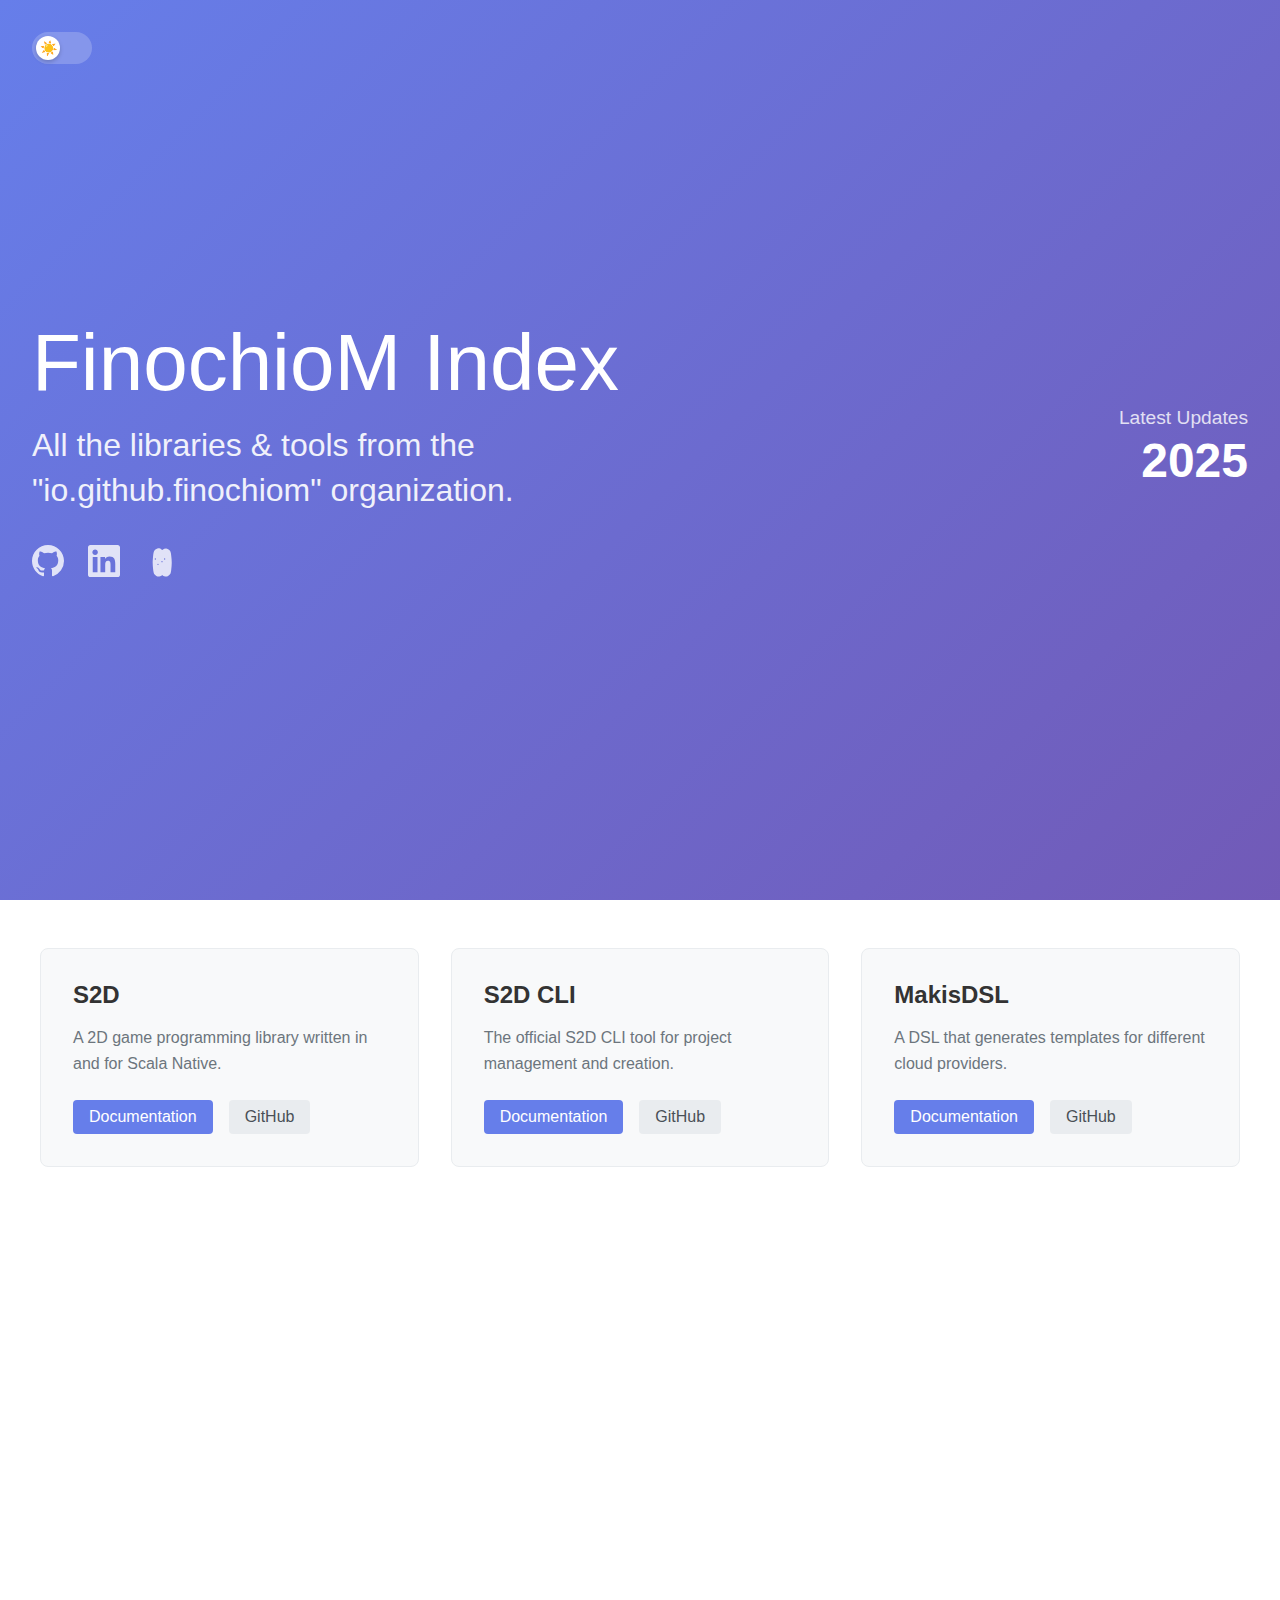
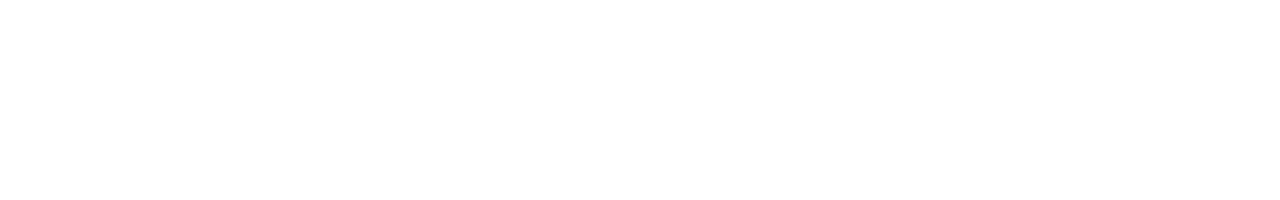
<file: index.html>
<!DOCTYPE html>
<html lang="en">
<head>
    <meta charset="UTF-8">
    <meta name="viewport" content="width=device-width, initial-scale=1.0">
    <title>FinochioM Library Index</title>
    <meta name="description" content="A collection of all Makis Libraries">
    <link rel="stylesheet" href="styles.css">
    <link rel="icon" type="image/svg+xml" href="[data-uri]">
</head>
<body>
    <div id="header">
        <div id="header-left">
            <h1>FinochioM Index</h1>
            <h2>All the libraries & tools from the "io.github.finochiom" organization.</h2>
            <div class="links">
                <a href="https://github.com/finochiom" class="icon-link" title="GitHub">
                    <svg width="24" height="24" viewBox="0 0 24 24" fill="currentColor">
                        <path d="M12 0C5.37 0 0 5.37 0 12c0 5.31 3.435 9.795 8.205 11.385.6.105.825-.255.825-.57 0-.285-.015-1.23-.015-2.235-3.015.555-3.795-.735-4.035-1.41-.135-.345-.72-1.41-1.23-1.695-.42-.225-1.02-.78-.015-.795.945-.015 1.62.87 1.845 1.23 1.08 1.815 2.805 1.305 3.495.99.105-.78.42-1.305.765-1.605-2.67-.3-5.46-1.335-5.46-5.925 0-1.305.465-2.385 1.23-3.225-.12-.3-.54-1.53.12-3.18 0 0 1.005-.315 3.3 1.23.96-.27 1.98-.405 3-.405s2.04.135 3 .405c2.295-1.56 3.3-1.23 3.3-1.23.66 1.65.24 2.88.12 3.18.765.84 1.23 1.905 1.23 3.225 0 4.605-2.805 5.625-5.475 5.925.435.375.81 1.095.81 2.22 0 1.605-.015 2.895-.015 3.3 0 .315.225.69.825.57A12.02 12.02 0 0024 12c0-6.63-5.37-12-12-12z"/>
                    </svg>
                </a>
                <a href="https://linkedin.com/in/matiasfinochio" class="icon-link" title="LinkedIn">
                    <svg width="24" height="24" viewBox="0 0 24 24" fill="currentColor">
                        <path d="M20.447 20.452h-3.554v-5.569c0-1.328-.027-3.037-1.852-3.037-1.853 0-2.136 1.445-2.136 2.939v5.667H9.351V9h3.414v1.561h.046c.477-.9 1.637-1.85 3.37-1.85 3.601 0 4.267 2.37 4.267 5.455v6.286zM5.337 7.433c-1.144 0-2.063-.926-2.063-2.065 0-1.138.92-2.063 2.063-2.063 1.14 0 2.064.925 2.064 2.063 0 1.139-.925 2.065-2.064 2.065zm1.782 13.019H3.555V9h3.564v11.452zM22.225 0H1.771C.792 0 0 .774 0 1.729v20.542C0 23.227.792 24 1.771 24h20.451C23.2 24 24 23.227 24 22.271V1.729C24 .774 23.2 0 22.222 0h.003z"/>
                    </svg>
                </a>
                <a href="https://buymeacoffee.com/finochiom" class="icon-link" title="Buy Me a Coffee">
                    <svg width="24" height="24" viewBox="0 0 24 24" fill="currentColor">
                        <path d="M20.216 6.415l-.132-.666c-.119-.598-.388-1.163-.766-1.613a4.44 4.44 0 0 0-1.274-1.034c-.477-.277-1.002-.42-1.532-.42-.901 0-1.828.332-2.498.818l-.359.262-.359-.262C12.628 2.832 11.701 2.5 10.8 2.5c-.53 0-1.055.143-1.532.42a4.44 4.44 0 0 0-1.274 1.034c-.378.45-.647 1.015-.766 1.613l-.132.666c-.09.453-.16.913-.207 1.375C6.686 9.831 6.5 11.543 6.5 13.255c0 1.712.186 3.424.389 5.265.047.462.117.922.207 1.375l.132.666c.119.598.388 1.163.766 1.613.378.45.818.808 1.274 1.034.477.277 1.002.42 1.532.42.901 0 1.828-.332 2.498-.818l.359-.262.359.262c.67.486 1.597.818 2.498.818.53 0 1.055-.143 1.532-.42a4.44 4.44 0 0 0 1.274-1.034c.378-.45.647-1.015.766-1.613l.132-.666c.09-.453.16-.913.207-1.375.203-1.841.389-3.553.389-5.265 0-1.712-.186-3.424-.389-5.265a15.24 15.24 0 0 0-.207-1.375zM8.5 11c-.276 0-.5-.224-.5-.5s.224-.5.5-.5.5.224.5.5-.224.5-.5.5zm2 4c-.276 0-.5-.224-.5-.5s.224-.5.5-.5.5.224.5.5-.224.5-.5.5zm3-2c-.276 0-.5-.224-.5-.5s.224-.5.5-.5.5.224.5.5-.224.5-.5.5zm2-2c-.276 0-.5-.224-.5-.5s.224-.5.5-.5.5.224.5.5-.224.5-.5.5z"/>
                    </svg>
                </a>
            </div>
        </div>
        <div id="header-right">
            <div class="theme-toggle" title="Toggle Dark Mode">
                <input type="checkbox" id="theme-switch" />
                <label for="theme-switch">
                    <span class="sun-icon">☀️</span>
                    <span class="moon-icon">🌙</span>
                </label>
            </div>
            <div class="info-section">
                <p>Latest Updates</p>
                <p class="large">2025</p>
            </div>
        </div>
    </div>

    <main id="content">
        <div class="library-grid">
            <div class="library-card">
                <h3>S2D</h3>
                <p>A 2D game programming library written in and for Scala Native.</p>
                <div class="library-links">
                    <a href="#" class="btn">Documentation</a>
                    <a href="https://github.com/FinochioM/S2D" class="btn">GitHub</a>
                </div>
            </div>

            <div class="library-card">
                <h3>S2D CLI</h3>
                <p>The official S2D CLI tool for project management and creation.</p>
                <div class="library-links">
                    <a href="docs/s2d-cli/index.html" class="btn">Documentation</a>
                    <a href="https://github.com/FinochioM/S2D_CLI" class="btn">GitHub</a>
                </div>
            </div>
            
            <div class="library-card">
                <h3>MakisDSL</h3>
                <p>A DSL that generates templates for different cloud providers.</p>
                <div class="library-links">
                    <a href="#" class="btn">Documentation</a>
                    <a href="https://github.com/FinochioM/MakisDSL" class="btn">GitHub</a>
                </div>
            </div>
        </div>
    </main>

    <script src="script.js"></script>
</body>
</html>
</file>
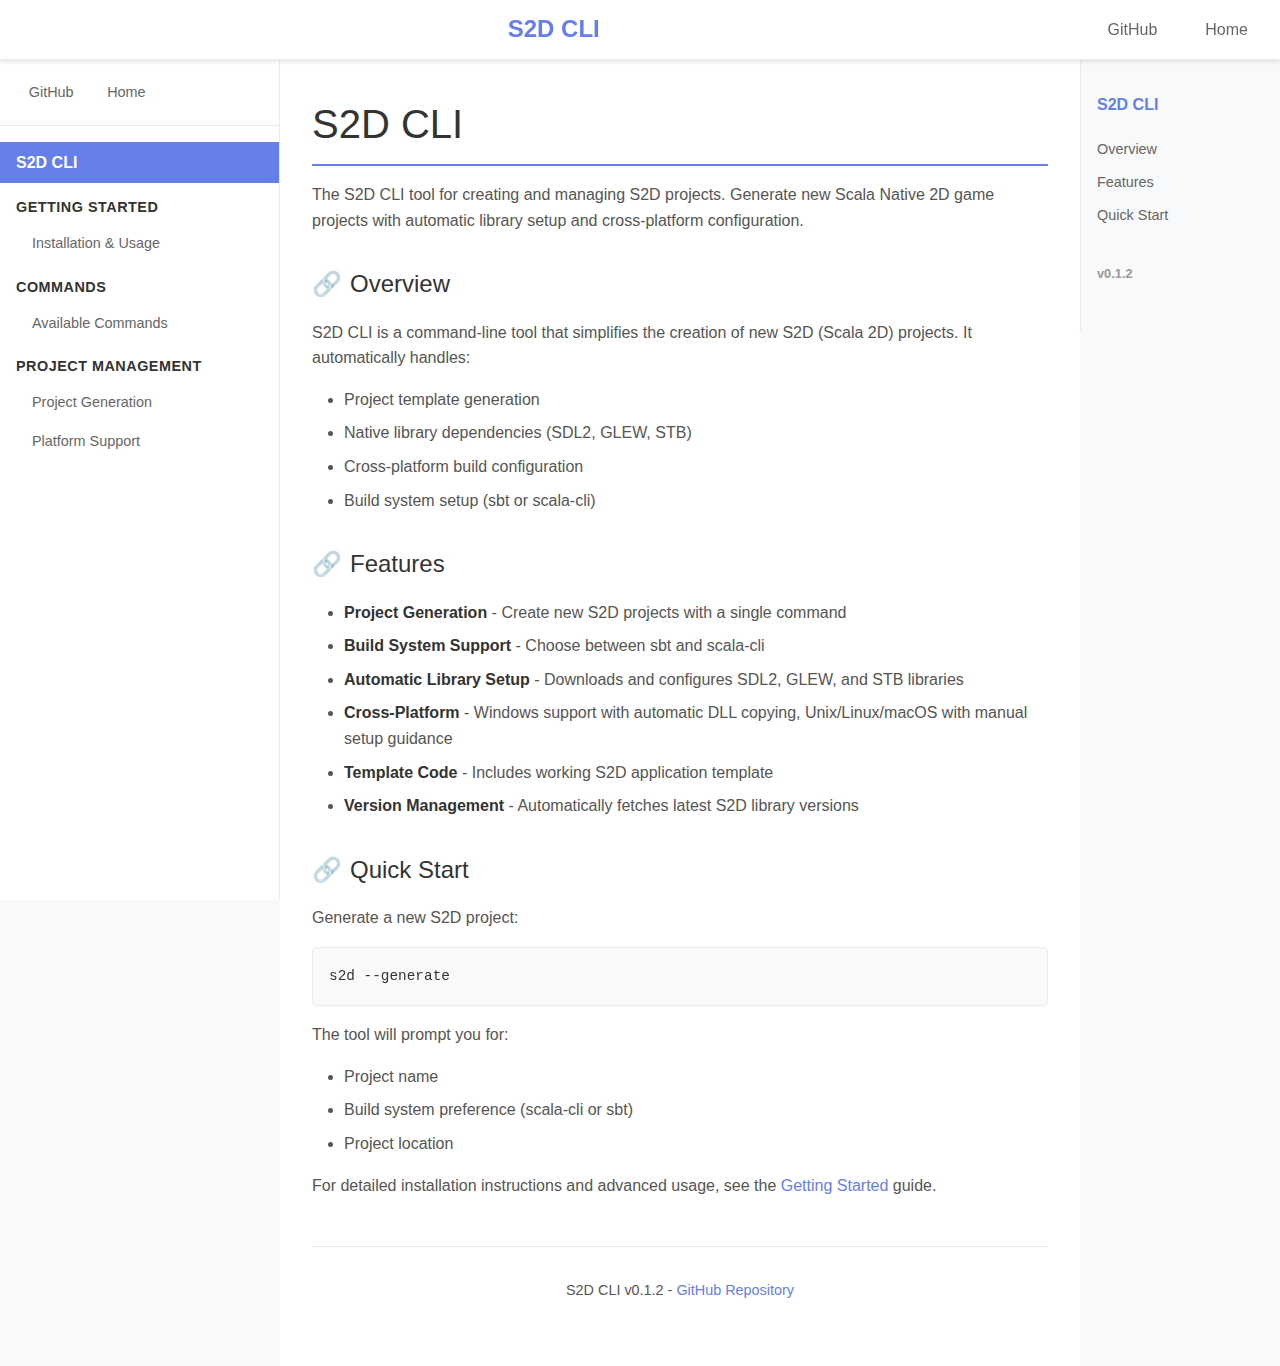
<file: docs/s2d-cli/index.html>
<!DOCTYPE html>
<html lang="en">
<head>
    <meta charset="UTF-8">
    <meta name="viewport" content="width=device-width, initial-scale=1.0">
    <title>S2D CLI Documentation</title>
    <meta name="description" content="The S2D CLI tool for creating and managing S2D projects">
    <link rel="stylesheet" href="css/docs.css">
</head>
<body>
    <header id="top-bar">
        <div class="row">
            <a id="nav-icon">
                <span class="nav-menu">☰</span>
            </a>
        </div>
        
        <a class="logo-link" href="index.html">
            <h1>S2D CLI</h1>
        </a>

        <div class="row links">
            <a class="button-link" href="https://github.com/FinochioM/S2D_CLI">GitHub</a>
            <a class="button-link" href="../../index.html">Home</a>
        </div>
    </header>

    <nav id="sidebar">
        <div class="row">
            <a class="button-link" href="https://github.com/FinochioM/S2D_CLI">GitHub</a>
            <a class="button-link" href="../../index.html">Home</a>
        </div>

        <ul class="nav-list">
            <li class="level1 active nav-node"><a href="index.html">S2D CLI</a></li>
            <li class="level2 nav-header">Getting Started</li>
            <li class="level3 nav-leaf"><a href="getting_started.html">Installation & Usage</a></li>
            <li class="level2 nav-header">Commands</li>
            <li class="level3 nav-leaf"><a href="commands.html">Available Commands</a></li>
            <li class="level2 nav-header">Project Management</li>
            <li class="level3 nav-leaf"><a href="project_generation.html">Project Generation</a></li>
            <li class="level3 nav-leaf"><a href="platform_support.html">Platform Support</a></li>
        </ul>
    </nav>

    <div id="container">
        <nav id="page-nav">
            <p class="header"><a href="index.html">S2D CLI</a></p>
            <ul class="nav-list">
                <li class="level1 nav-leaf"><a href="#overview">Overview</a></li>
                <li class="level1 nav-leaf"><a href="#features">Features</a></li>
                <li class="level1 nav-leaf"><a href="#quick-start">Quick Start</a></li>
            </ul>
            <p class="footer">v0.1.2</p>
        </nav>

        <main class="content">
            <h1 id="s2d-cli" class="title">S2D CLI</h1>
            <p>The S2D CLI tool for creating and managing S2D projects. Generate new Scala Native 2D game projects with automatic library setup and cross-platform configuration.</p>

            <h2 id="overview" class="section">
                <a class="anchor-link left" href="#overview">🔗</a>
                Overview
            </h2>
            <p>S2D CLI is a command-line tool that simplifies the creation of new S2D (Scala 2D) projects. It automatically handles:</p>
            <ul>
                <li>Project template generation</li>
                <li>Native library dependencies (SDL2, GLEW, STB)</li>
                <li>Cross-platform build configuration</li>
                <li>Build system setup (sbt or scala-cli)</li>
            </ul>

            <h2 id="features" class="section">
                <a class="anchor-link left" href="#features">🔗</a>
                Features
            </h2>
            <ul>
                <li><strong>Project Generation</strong> - Create new S2D projects with a single command</li>
                <li><strong>Build System Support</strong> - Choose between sbt and scala-cli</li>
                <li><strong>Automatic Library Setup</strong> - Downloads and configures SDL2, GLEW, and STB libraries</li>
                <li><strong>Cross-Platform</strong> - Windows support with automatic DLL copying, Unix/Linux/macOS with manual setup guidance</li>
                <li><strong>Template Code</strong> - Includes working S2D application template</li>
                <li><strong>Version Management</strong> - Automatically fetches latest S2D library versions</li>
            </ul>

            <h2 id="quick-start" class="section">
                <a class="anchor-link left" href="#quick-start">🔗</a>
                Quick Start
            </h2>
            <p>Generate a new S2D project:</p>
            <pre><code>s2d --generate</code></pre>
            
            <p>The tool will prompt you for:</p>
            <ul>
                <li>Project name</li>
                <li>Build system preference (scala-cli or sbt)</li>
                <li>Project location</li>
            </ul>

            <p>For detailed installation instructions and advanced usage, see the <a href="getting_started.html">Getting Started</a> guide.</p>

            <hr class="footer-rule">
            <footer>
                <p>S2D CLI v0.1.2 - <a href="https://github.com/FinochioM/S2D_CLI">GitHub Repository</a></p>
            </footer>
        </main>
    </div>

    <script src="js/docs.js"></script>
</body>
</html>
</file>
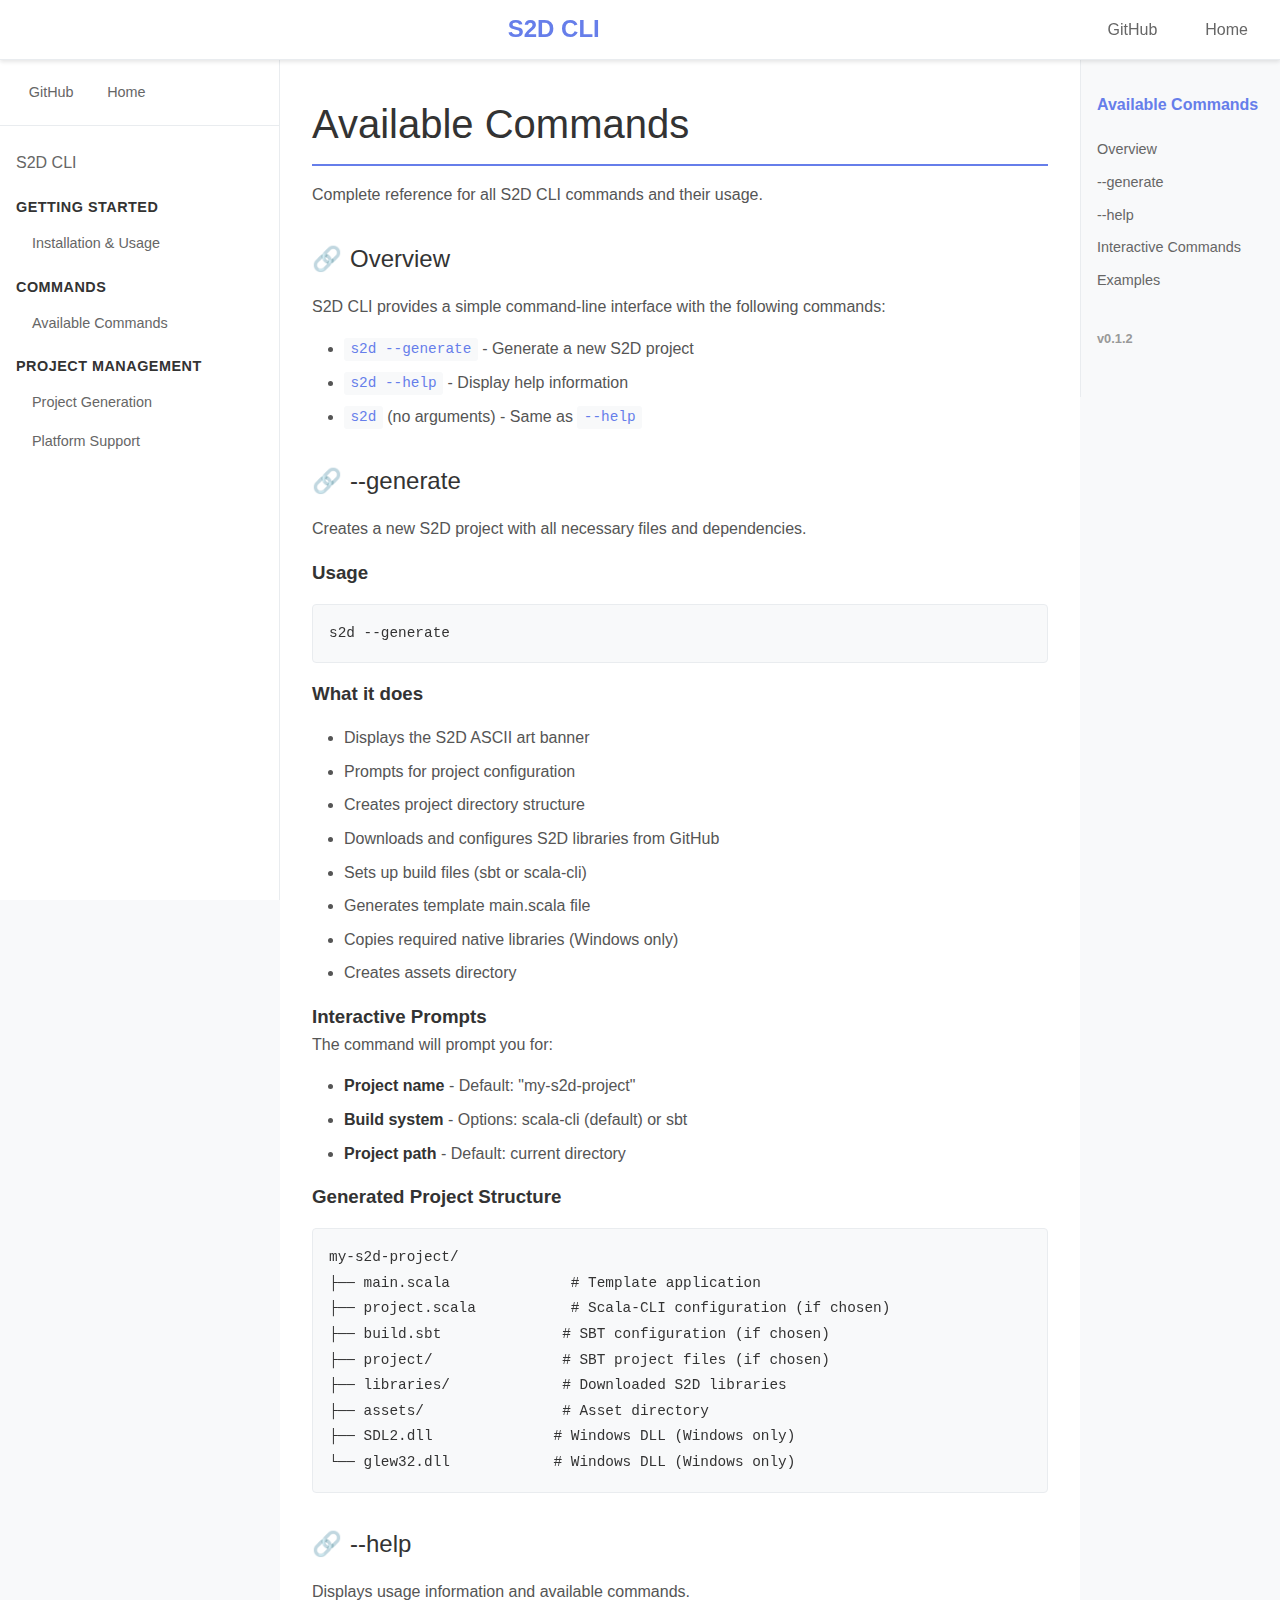
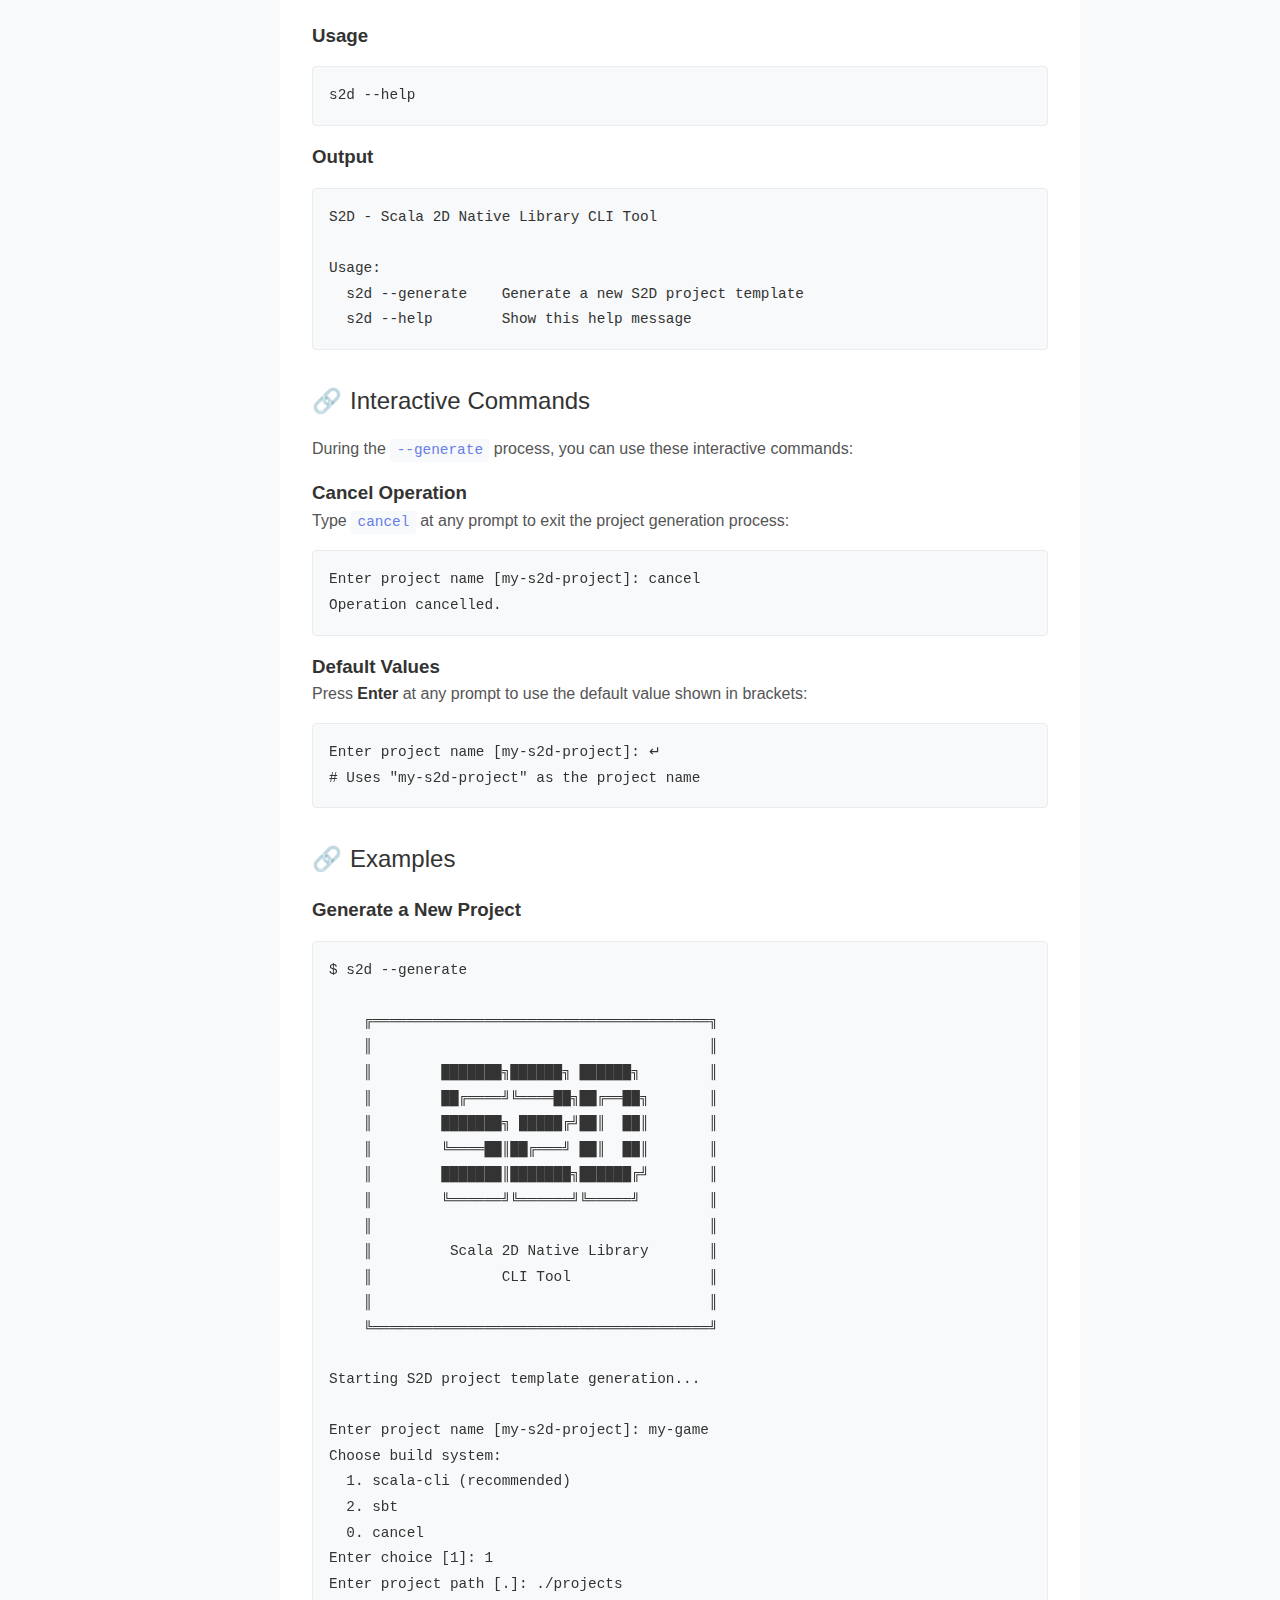
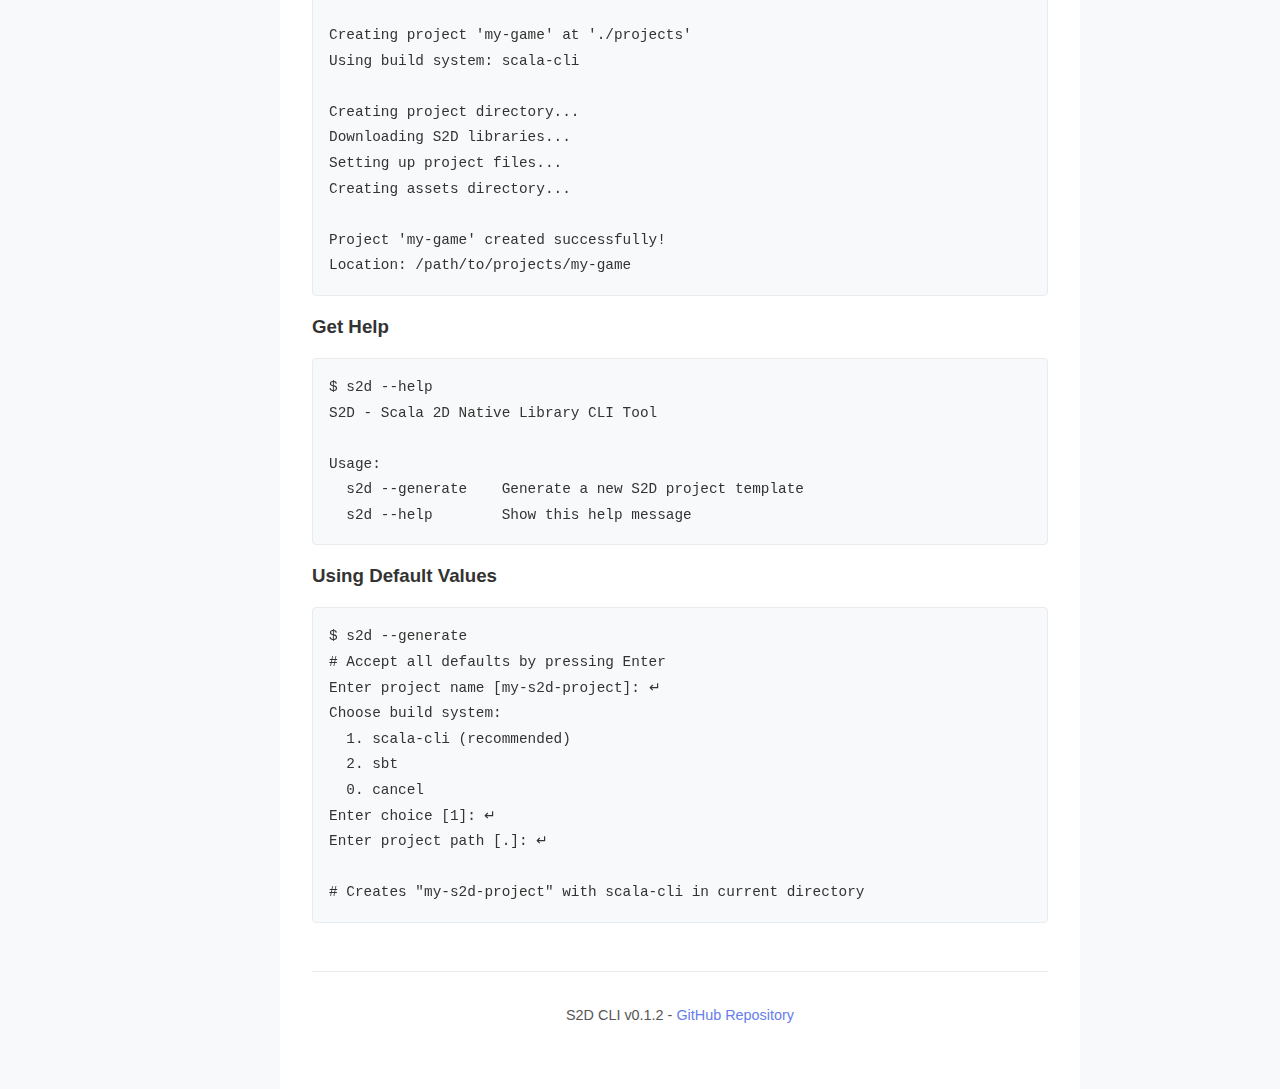
<file: docs/s2d-cli/commands.html>
<!DOCTYPE html>
<html lang="en">
<head>
    <meta charset="UTF-8">
    <meta name="viewport" content="width=device-width, initial-scale=1.0">
    <title>Available Commands - S2D CLI Documentation</title>
    <meta name="description" content="Complete reference of all S2D CLI commands">
    <link rel="stylesheet" href="css/docs.css">
</head>
<body>
    <header id="top-bar">
        <div class="row">
            <a id="nav-icon">
                <span class="nav-menu">☰</span>
            </a>
        </div>
        
        <a class="logo-link" href="index.html">
            <h1>S2D CLI</h1>
        </a>

        <div class="row links">
            <a class="button-link" href="https://github.com/FinochioM/S2D_CLI">GitHub</a>
            <a class="button-link" href="../../index.html">Home</a>
        </div>
    </header>

    <nav id="sidebar">
        <div class="row">
            <a class="button-link" href="https://github.com/FinochioM/S2D_CLI">GitHub</a>
            <a class="button-link" href="../../index.html">Home</a>
        </div>

        <ul class="nav-list">
            <li class="level1 nav-node"><a href="index.html">S2D CLI</a></li>
            <li class="level2 nav-header">Getting Started</li>
            <li class="level3 nav-leaf"><a href="getting_started.html">Installation & Usage</a></li>
            <li class="level2 nav-header">Commands</li>
            <li class="level3 active nav-leaf"><a href="commands.html">Available Commands</a></li>
            <li class="level2 nav-header">Project Management</li>
            <li class="level3 nav-leaf"><a href="project_generation.html">Project Generation</a></li>
            <li class="level3 nav-leaf"><a href="platform_support.html">Platform Support</a></li>
        </ul>
    </nav>

    <div id="container">
        <nav id="page-nav">
            <p class="header"><a href="commands.html">Available Commands</a></p>
            <ul class="nav-list">
                <li class="level1 nav-leaf"><a href="#overview">Overview</a></li>
                <li class="level1 nav-leaf"><a href="#generate">--generate</a></li>
                <li class="level1 nav-leaf"><a href="#help">--help</a></li>
                <li class="level1 nav-leaf"><a href="#interactive-commands">Interactive Commands</a></li>
                <li class="level1 nav-leaf"><a href="#examples">Examples</a></li>
            </ul>
            <p class="footer">v0.1.2</p>
        </nav>

        <main class="content">
            <h1 id="commands" class="title">Available Commands</h1>
            <p>Complete reference for all S2D CLI commands and their usage.</p>

            <h2 id="overview" class="section">
                <a class="anchor-link left" href="#overview">🔗</a>
                Overview
            </h2>
            <p>S2D CLI provides a simple command-line interface with the following commands:</p>
            <ul>
                <li><code>s2d --generate</code> - Generate a new S2D project</li>
                <li><code>s2d --help</code> - Display help information</li>
                <li><code>s2d</code> (no arguments) - Same as <code>--help</code></li>
            </ul>

            <h2 id="generate" class="section">
                <a class="anchor-link left" href="#generate">🔗</a>
                --generate
            </h2>
            <p>Creates a new S2D project with all necessary files and dependencies.</p>

            <h3>Usage</h3>
            <pre><code>s2d --generate</code></pre>

            <h3>What it does</h3>
            <ul>
                <li>Displays the S2D ASCII art banner</li>
                <li>Prompts for project configuration</li>
                <li>Creates project directory structure</li>
                <li>Downloads and configures S2D libraries from GitHub</li>
                <li>Sets up build files (sbt or scala-cli)</li>
                <li>Generates template main.scala file</li>
                <li>Copies required native libraries (Windows only)</li>
                <li>Creates assets directory</li>
            </ul>

            <h3>Interactive Prompts</h3>
            <p>The command will prompt you for:</p>
            <ul>
                <li><strong>Project name</strong> - Default: "my-s2d-project"</li>
                <li><strong>Build system</strong> - Options: scala-cli (default) or sbt</li>
                <li><strong>Project path</strong> - Default: current directory</li>
            </ul>

            <h3>Generated Project Structure</h3>
            <pre><code>my-s2d-project/
├── main.scala              # Template application
├── project.scala           # Scala-CLI configuration (if chosen)
├── build.sbt              # SBT configuration (if chosen)
├── project/               # SBT project files (if chosen)
├── libraries/             # Downloaded S2D libraries
├── assets/                # Asset directory
├── SDL2.dll              # Windows DLL (Windows only)
└── glew32.dll            # Windows DLL (Windows only)</code></pre>

            <h2 id="help" class="section">
                <a class="anchor-link left" href="#help">🔗</a>
                --help
            </h2>
            <p>Displays usage information and available commands.</p>

            <h3>Usage</h3>
            <pre><code>s2d --help</code></pre>

            <h3>Output</h3>
            <pre><code>S2D - Scala 2D Native Library CLI Tool

Usage:
  s2d --generate    Generate a new S2D project template
  s2d --help        Show this help message</code></pre>

            <h2 id="interactive-commands" class="section">
                <a class="anchor-link left" href="#interactive-commands">🔗</a>
                Interactive Commands
            </h2>
            <p>During the <code>--generate</code> process, you can use these interactive commands:</p>

            <h3>Cancel Operation</h3>
            <p>Type <code>cancel</code> at any prompt to exit the project generation process:</p>
            <pre><code>Enter project name [my-s2d-project]: cancel
Operation cancelled.</code></pre>

            <h3>Default Values</h3>
            <p>Press <strong>Enter</strong> at any prompt to use the default value shown in brackets:</p>
            <pre><code>Enter project name [my-s2d-project]: ↵
# Uses "my-s2d-project" as the project name</code></pre>

            <h2 id="examples" class="section">
                <a class="anchor-link left" href="#examples">🔗</a>
                Examples
            </h2>

            <h3>Generate a New Project</h3>
            <pre><code>$ s2d --generate

    ╔═══════════════════════════════════════╗
    ║                                       ║
    ║        ███████╗██████╗ ██████╗        ║
    ║        ██╔════╝╚════██╗██╔══██╗       ║
    ║        ███████╗ █████╔╝██║  ██║       ║
    ║        ╚════██║██╔═══╝ ██║  ██║       ║
    ║        ███████║███████╗██████╔╝       ║
    ║        ╚══════╝╚══════╝╚═════╝        ║
    ║                                       ║
    ║         Scala 2D Native Library       ║
    ║               CLI Tool                ║
    ║                                       ║
    ╚═══════════════════════════════════════╝

Starting S2D project template generation...

Enter project name [my-s2d-project]: my-game
Choose build system:
  1. scala-cli (recommended)
  2. sbt
  0. cancel
Enter choice [1]: 1
Enter project path [.]: ./projects

Creating project 'my-game' at './projects'
Using build system: scala-cli

Creating project directory...
Downloading S2D libraries...
Setting up project files...
Creating assets directory...

Project 'my-game' created successfully!
Location: /path/to/projects/my-game</code></pre>

            <h3>Get Help</h3>
            <pre><code>$ s2d --help
S2D - Scala 2D Native Library CLI Tool

Usage:
  s2d --generate    Generate a new S2D project template
  s2d --help        Show this help message</code></pre>

            <h3>Using Default Values</h3>
            <pre><code>$ s2d --generate
# Accept all defaults by pressing Enter
Enter project name [my-s2d-project]: ↵
Choose build system:
  1. scala-cli (recommended)
  2. sbt
  0. cancel
Enter choice [1]: ↵
Enter project path [.]: ↵

# Creates "my-s2d-project" with scala-cli in current directory</code></pre>

            <hr class="footer-rule">
            <footer>
                <p>S2D CLI v0.1.2 - <a href="https://github.com/FinochioM/S2D_CLI">GitHub Repository</a></p>
            </footer>
        </main>
    </div>

    <script src="js/docs.js"></script>
</body>
</html>
</file>
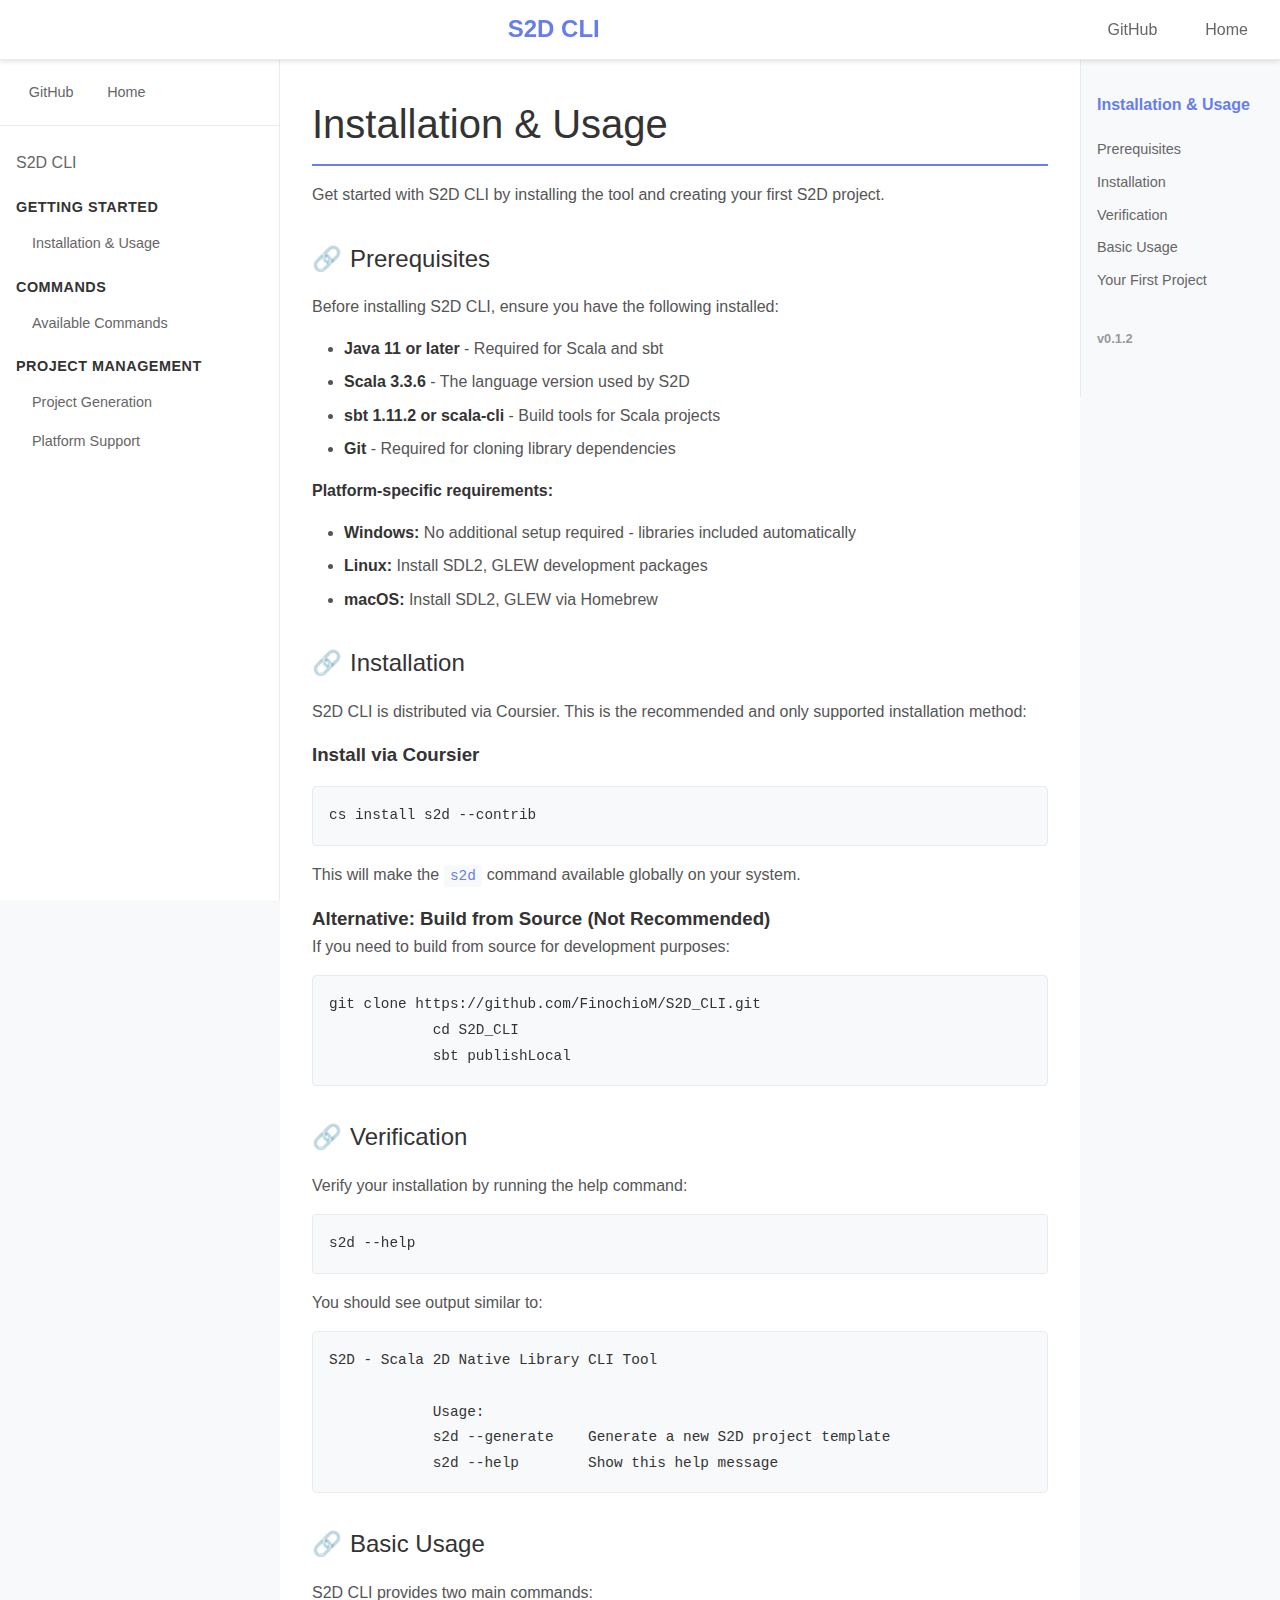
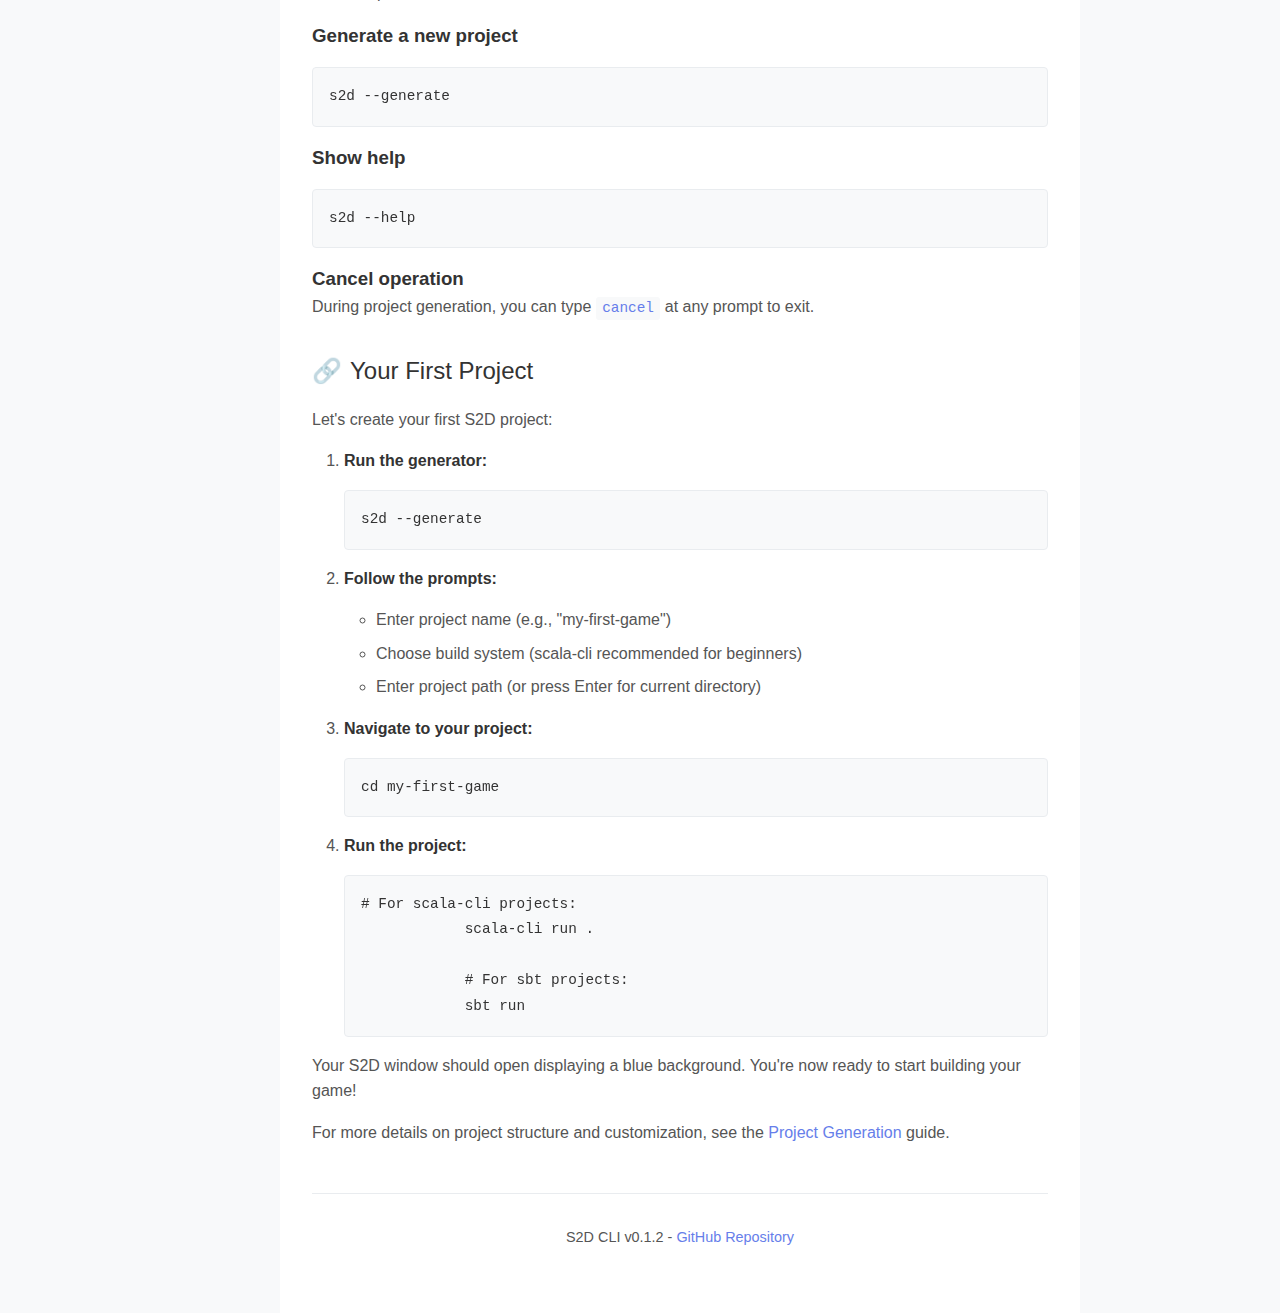
<file: docs/s2d-cli/getting_started.html>
<!DOCTYPE html>
<html lang="en">
<head>
    <meta charset="UTF-8">
    <meta name="viewport" content="width=device-width, initial-scale=1.0">
    <title>Installation & Usage - S2D CLI Documentation</title>
    <meta name="description" content="How to install and use the S2D CLI tool">
    <link rel="stylesheet" href="css/docs.css">
</head>
<body>
    <header id="top-bar">
        <div class="row">
            <a id="nav-icon">
                <span class="nav-menu">☰</span>
            </a>
        </div>
        
        <a class="logo-link" href="index.html">
            <h1>S2D CLI</h1>
        </a>

        <div class="row links">
            <a class="button-link" href="https://github.com/FinochioM/S2D_CLI">GitHub</a>
            <a class="button-link" href="../../index.html">Home</a>
        </div>
    </header>

    <nav id="sidebar">
        <div class="row">
            <a class="button-link" href="https://github.com/FinochioM/S2D_CLI">GitHub</a>
            <a class="button-link" href="../../index.html">Home</a>
        </div>

        <ul class="nav-list">
            <li class="level1 nav-node"><a href="index.html">S2D CLI</a></li>
            <li class="level2 nav-header">Getting Started</li>
            <li class="level3 active nav-leaf"><a href="getting_started.html">Installation & Usage</a></li>
            <li class="level2 nav-header">Commands</li>
            <li class="level3 nav-leaf"><a href="commands.html">Available Commands</a></li>
            <li class="level2 nav-header">Project Management</li>
            <li class="level3 nav-leaf"><a href="project_generation.html">Project Generation</a></li>
            <li class="level3 nav-leaf"><a href="platform_support.html">Platform Support</a></li>
        </ul>
    </nav>

    <div id="container">
        <nav id="page-nav">
            <p class="header"><a href="getting_started.html">Installation & Usage</a></p>
            <ul class="nav-list">
                <li class="level1 nav-leaf"><a href="#prerequisites">Prerequisites</a></li>
                <li class="level1 nav-leaf"><a href="#installation">Installation</a></li>
                <li class="level1 nav-leaf"><a href="#verification">Verification</a></li>
                <li class="level1 nav-leaf"><a href="#basic-usage">Basic Usage</a></li>
                <li class="level1 nav-leaf"><a href="#your-first-project">Your First Project</a></li>
            </ul>
            <p class="footer">v0.1.2</p>
        </nav>

        <main class="content">
            <h1 id="installation-usage" class="title">Installation & Usage</h1>
            <p>Get started with S2D CLI by installing the tool and creating your first S2D project.</p>

            <h2 id="prerequisites" class="section">
                <a class="anchor-link left" href="#prerequisites">🔗</a>
                Prerequisites
            </h2>
            <p>Before installing S2D CLI, ensure you have the following installed:</p>
            <ul>
                <li><strong>Java 11 or later</strong> - Required for Scala and sbt</li>
                <li><strong>Scala 3.3.6</strong> - The language version used by S2D</li>
                <li><strong>sbt 1.11.2 or scala-cli</strong> - Build tools for Scala projects</li>
                <li><strong>Git</strong> - Required for cloning library dependencies</li>
            </ul>

            <p><strong>Platform-specific requirements:</strong></p>
            <ul>
                <li><strong>Windows:</strong> No additional setup required - libraries included automatically</li>
                <li><strong>Linux:</strong> Install SDL2, GLEW development packages</li>
                <li><strong>macOS:</strong> Install SDL2, GLEW via Homebrew</li>
            </ul>

            <h2 id="installation" class="section">
                <a class="anchor-link left" href="#installation">🔗</a>
                Installation
            </h2>
            <p>S2D CLI is distributed via Coursier. This is the recommended and only supported installation method:</p>

            <h3>Install via Coursier</h3>
            <pre><code>cs install s2d --contrib</code></pre>

            <p>This will make the <code>s2d</code> command available globally on your system.</p>

            <h3>Alternative: Build from Source (Not Recommended)</h3>
            <p>If you need to build from source for development purposes:</p>
            <pre><code>git clone https://github.com/FinochioM/S2D_CLI.git
            cd S2D_CLI
            sbt publishLocal</code></pre>

            <h2 id="verification" class="section">
                <a class="anchor-link left" href="#verification">🔗</a>
                Verification
            </h2>
            <p>Verify your installation by running the help command:</p>
            <pre><code>s2d --help</code></pre>

            <p>You should see output similar to:</p>
            <pre><code>S2D - Scala 2D Native Library CLI Tool

            Usage:
            s2d --generate    Generate a new S2D project template
            s2d --help        Show this help message</code></pre>

            <h2 id="basic-usage" class="section">
                <a class="anchor-link left" href="#basic-usage">🔗</a>
                Basic Usage
            </h2>
            <p>S2D CLI provides two main commands:</p>

            <h3>Generate a new project</h3>
            <pre><code>s2d --generate</code></pre>

            <h3>Show help</h3>
            <pre><code>s2d --help</code></pre>

            <h3>Cancel operation</h3>
            <p>During project generation, you can type <code>cancel</code> at any prompt to exit.</p>

            <h2 id="your-first-project" class="section">
                <a class="anchor-link left" href="#your-first-project">🔗</a>
                Your First Project
            </h2>
            <p>Let's create your first S2D project:</p>

            <ol>
                <li><strong>Run the generator:</strong>
                    <pre><code>s2d --generate</code></pre>
                </li>
                <li><strong>Follow the prompts:</strong>
                    <ul>
                        <li>Enter project name (e.g., "my-first-game")</li>
                        <li>Choose build system (scala-cli recommended for beginners)</li>
                        <li>Enter project path (or press Enter for current directory)</li>
                    </ul>
                </li>
                <li><strong>Navigate to your project:</strong>
                    <pre><code>cd my-first-game</code></pre>
                </li>
                <li><strong>Run the project:</strong>
                    <pre><code># For scala-cli projects:
            scala-cli run .

            # For sbt projects:
            sbt run</code></pre>
                </li>
            </ol>

            <p>Your S2D window should open displaying a blue background. You're now ready to start building your game!</p>

            <p>For more details on project structure and customization, see the <a href="project_generation.html">Project Generation</a> guide.</p>
            <hr class="footer-rule">
            <footer>
                <p>S2D CLI v0.1.2 - <a href="https://github.com/FinochioM/S2D_CLI">GitHub Repository</a></p>
            </footer>
        </main>
    </div>

    <script src="js/docs.js"></script>
</body>
</html>
</file>
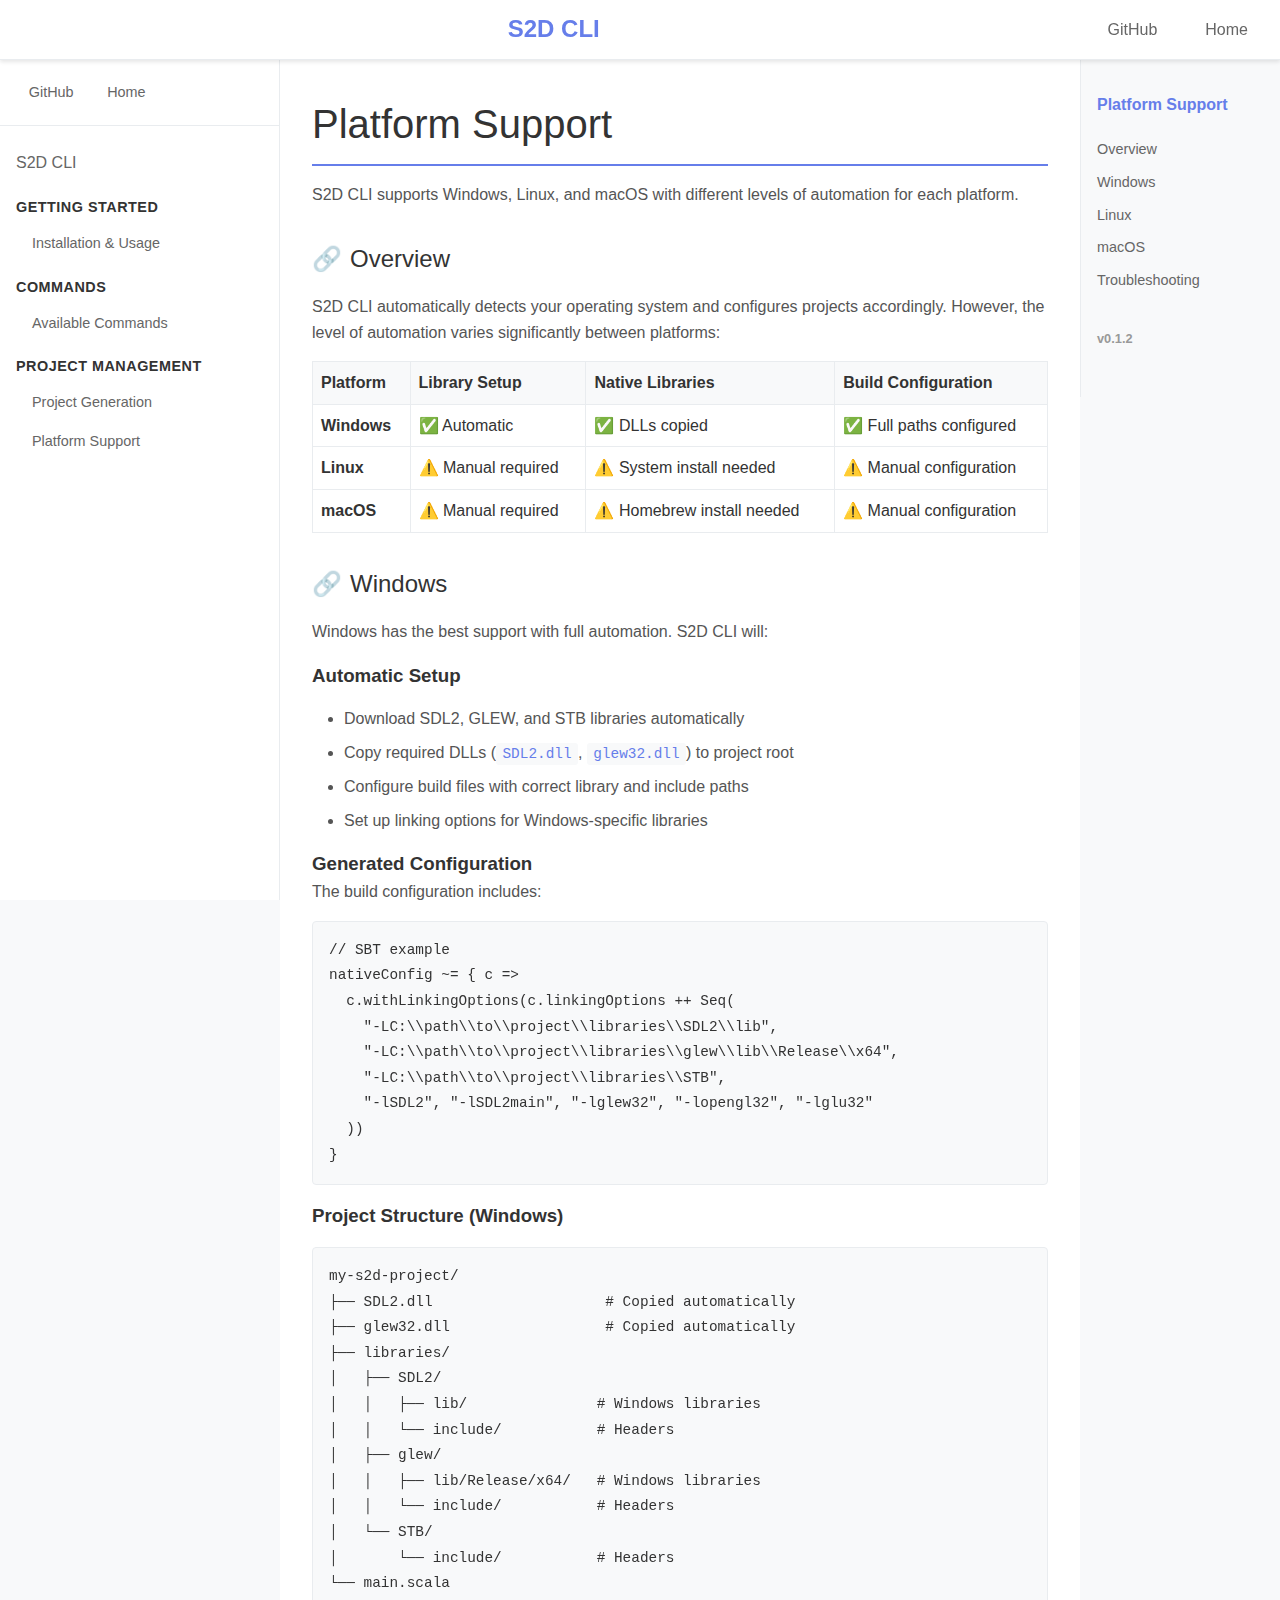
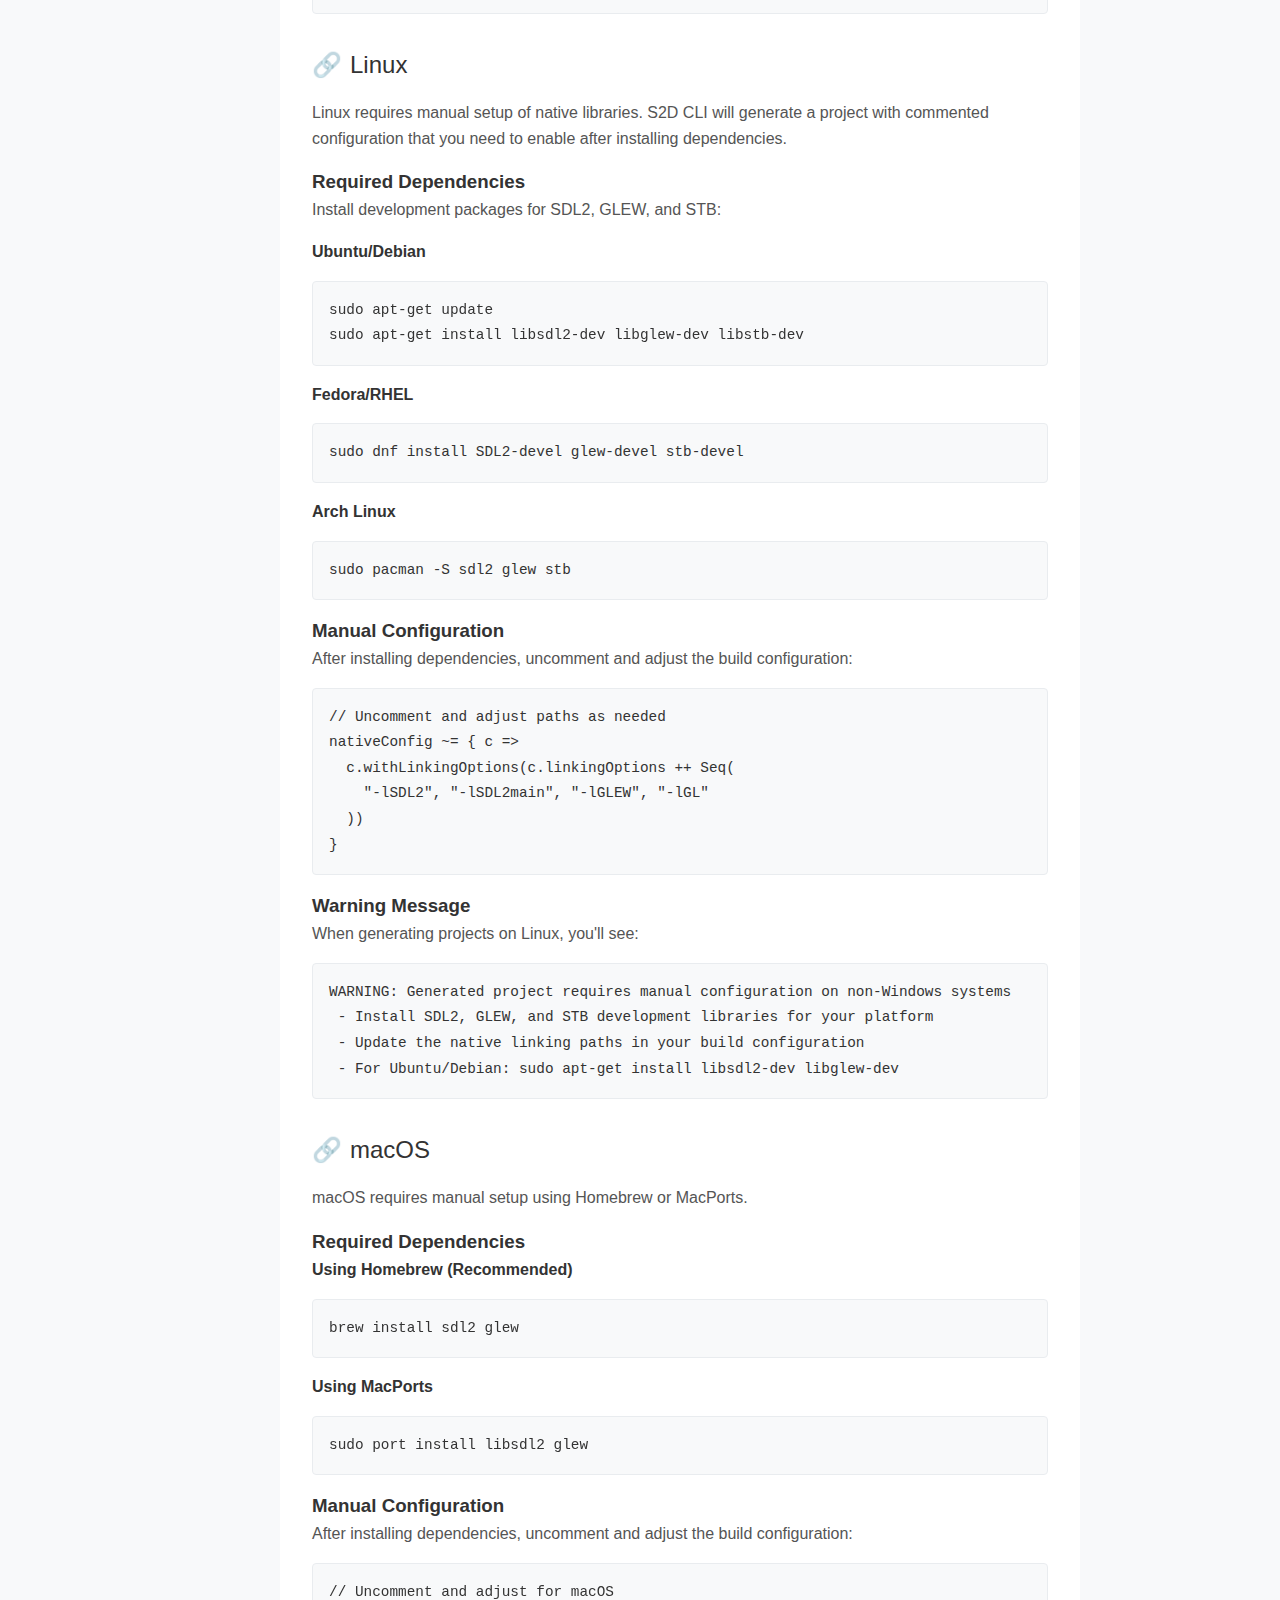
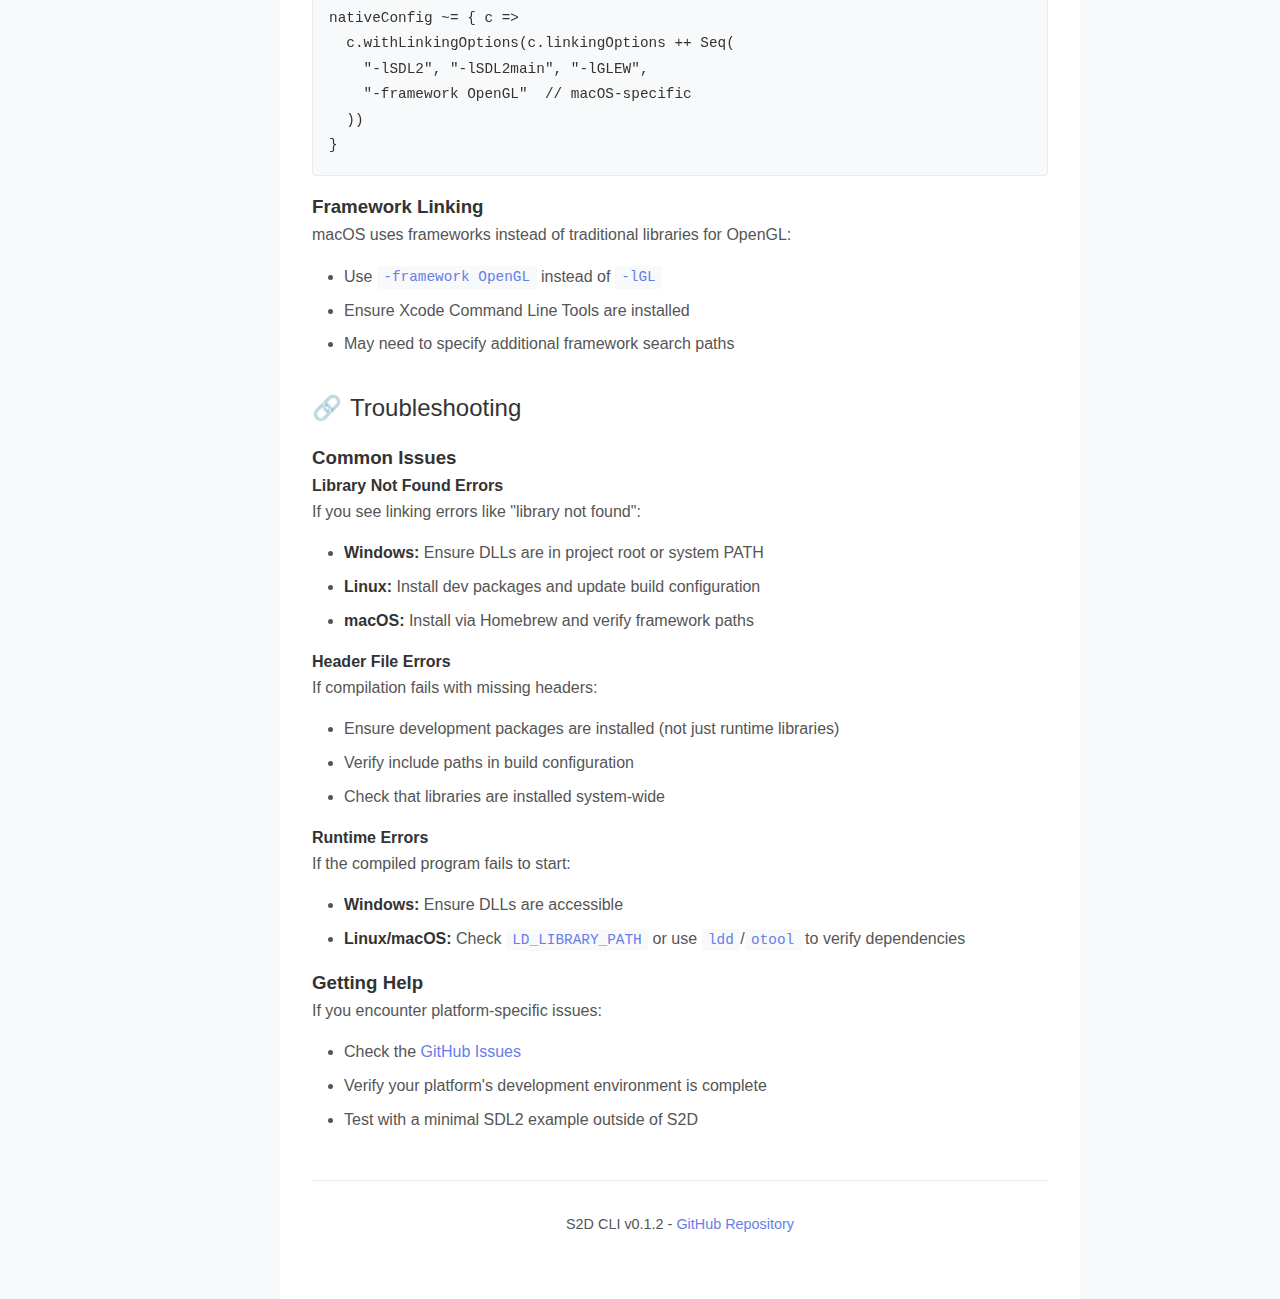
<file: docs/s2d-cli/platform_support.html>
<!DOCTYPE html>
<html lang="en">
<head>
    <meta charset="UTF-8">
    <meta name="viewport" content="width=device-width, initial-scale=1.0">
    <title>Platform Support - S2D CLI Documentation</title>
    <meta name="description" content="Platform-specific setup and configuration for S2D CLI">
    <link rel="stylesheet" href="css/docs.css">
</head>
<body>
    <header id="top-bar">
        <div class="row">
            <a id="nav-icon">
                <span class="nav-menu">☰</span>
            </a>
        </div>
        
        <a class="logo-link" href="index.html">
            <h1>S2D CLI</h1>
        </a>

        <div class="row links">
            <a class="button-link" href="https://github.com/FinochioM/S2D_CLI">GitHub</a>
            <a class="button-link" href="../../index.html">Home</a>
        </div>
    </header>

    <nav id="sidebar">
        <div class="row">
            <a class="button-link" href="https://github.com/FinochioM/S2D_CLI">GitHub</a>
            <a class="button-link" href="../../index.html">Home</a>
        </div>

        <ul class="nav-list">
            <li class="level1 nav-node"><a href="index.html">S2D CLI</a></li>
            <li class="level2 nav-header">Getting Started</li>
            <li class="level3 nav-leaf"><a href="getting_started.html">Installation & Usage</a></li>
            <li class="level2 nav-header">Commands</li>
            <li class="level3 nav-leaf"><a href="commands.html">Available Commands</a></li>
            <li class="level2 nav-header">Project Management</li>
            <li class="level3 nav-leaf"><a href="project_generation.html">Project Generation</a></li>
            <li class="level3 nav-leaf active"><a href="platform_support.html">Platform Support</a></li>
        </ul>
    </nav>

    <div id="container">
        <nav id="page-nav">
            <p class="header"><a href="platform_support.html">Platform Support</a></p>
            <ul class="nav-list">
                <li class="level1 nav-leaf"><a href="#overview">Overview</a></li>
                <li class="level1 nav-leaf"><a href="#windows">Windows</a></li>
                <li class="level1 nav-leaf"><a href="#linux">Linux</a></li>
                <li class="level1 nav-leaf"><a href="#macos">macOS</a></li>
                <li class="level1 nav-leaf"><a href="#troubleshooting">Troubleshooting</a></li>
            </ul>
            <p class="footer">v0.1.2</p>
        </nav>

        <main class="content">
            <h1 id="platform-support" class="title">Platform Support</h1>
            <p>S2D CLI supports Windows, Linux, and macOS with different levels of automation for each platform.</p>

            <h2 id="overview" class="section">
                <a class="anchor-link left" href="#overview">🔗</a>
                Overview
            </h2>
            <p>S2D CLI automatically detects your operating system and configures projects accordingly. However, the level of automation varies significantly between platforms:</p>
            
            <table style="width: 100%; border-collapse: collapse; margin: 1rem 0;">
                <thead>
                    <tr style="background-color: #f8f9fa;">
                        <th style="border: 1px solid #e9ecef; padding: 0.5rem; text-align: left;">Platform</th>
                        <th style="border: 1px solid #e9ecef; padding: 0.5rem; text-align: left;">Library Setup</th>
                        <th style="border: 1px solid #e9ecef; padding: 0.5rem; text-align: left;">Native Libraries</th>
                        <th style="border: 1px solid #e9ecef; padding: 0.5rem; text-align: left;">Build Configuration</th>
                    </tr>
                </thead>
                <tbody>
                    <tr>
                        <td style="border: 1px solid #e9ecef; padding: 0.5rem;"><strong>Windows</strong></td>
                        <td style="border: 1px solid #e9ecef; padding: 0.5rem;">✅ Automatic</td>
                        <td style="border: 1px solid #e9ecef; padding: 0.5rem;">✅ DLLs copied</td>
                        <td style="border: 1px solid #e9ecef; padding: 0.5rem;">✅ Full paths configured</td>
                    </tr>
                    <tr>
                        <td style="border: 1px solid #e9ecef; padding: 0.5rem;"><strong>Linux</strong></td>
                        <td style="border: 1px solid #e9ecef; padding: 0.5rem;">⚠️ Manual required</td>
                        <td style="border: 1px solid #e9ecef; padding: 0.5rem;">⚠️ System install needed</td>
                        <td style="border: 1px solid #e9ecef; padding: 0.5rem;">⚠️ Manual configuration</td>
                    </tr>
                    <tr>
                        <td style="border: 1px solid #e9ecef; padding: 0.5rem;"><strong>macOS</strong></td>
                        <td style="border: 1px solid #e9ecef; padding: 0.5rem;">⚠️ Manual required</td>
                        <td style="border: 1px solid #e9ecef; padding: 0.5rem;">⚠️ Homebrew install needed</td>
                        <td style="border: 1px solid #e9ecef; padding: 0.5rem;">⚠️ Manual configuration</td>
                    </tr>
                </tbody>
            </table>

            <h2 id="windows" class="section">
                <a class="anchor-link left" href="#windows">🔗</a>
                Windows
            </h2>
            <p>Windows has the best support with full automation. S2D CLI will:</p>

            <h3>Automatic Setup</h3>
            <ul>
                <li>Download SDL2, GLEW, and STB libraries automatically</li>
                <li>Copy required DLLs (<code>SDL2.dll</code>, <code>glew32.dll</code>) to project root</li>
                <li>Configure build files with correct library and include paths</li>
                <li>Set up linking options for Windows-specific libraries</li>
            </ul>

            <h3>Generated Configuration</h3>
            <p>The build configuration includes:</p>
            <pre><code>// SBT example
nativeConfig ~= { c =>
  c.withLinkingOptions(c.linkingOptions ++ Seq(
    "-LC:\\path\\to\\project\\libraries\\SDL2\\lib",
    "-LC:\\path\\to\\project\\libraries\\glew\\lib\\Release\\x64",
    "-LC:\\path\\to\\project\\libraries\\STB",
    "-lSDL2", "-lSDL2main", "-lglew32", "-lopengl32", "-lglu32"
  ))
}</code></pre>

            <h3>Project Structure (Windows)</h3>
            <pre><code>my-s2d-project/
├── SDL2.dll                    # Copied automatically
├── glew32.dll                  # Copied automatically
├── libraries/
│   ├── SDL2/
│   │   ├── lib/               # Windows libraries
│   │   └── include/           # Headers
│   ├── glew/
│   │   ├── lib/Release/x64/   # Windows libraries
│   │   └── include/           # Headers
│   └── STB/
│       └── include/           # Headers
└── main.scala</code></pre>

            <h2 id="linux" class="section">
                <a class="anchor-link left" href="#linux">🔗</a>
                Linux
            </h2>
            <p>Linux requires manual setup of native libraries. S2D CLI will generate a project with commented configuration that you need to enable after installing dependencies.</p>

            <h3>Required Dependencies</h3>
            <p>Install development packages for SDL2, GLEW, and STB:</p>

            <h4>Ubuntu/Debian</h4>
            <pre><code>sudo apt-get update
sudo apt-get install libsdl2-dev libglew-dev libstb-dev</code></pre>

            <h4>Fedora/RHEL</h4>
            <pre><code>sudo dnf install SDL2-devel glew-devel stb-devel</code></pre>

            <h4>Arch Linux</h4>
            <pre><code>sudo pacman -S sdl2 glew stb</code></pre>

            <h3>Manual Configuration</h3>
            <p>After installing dependencies, uncomment and adjust the build configuration:</p>
            <pre><code>// Uncomment and adjust paths as needed
nativeConfig ~= { c =>
  c.withLinkingOptions(c.linkingOptions ++ Seq(
    "-lSDL2", "-lSDL2main", "-lGLEW", "-lGL"
  ))
}</code></pre>

            <h3>Warning Message</h3>
            <p>When generating projects on Linux, you'll see:</p>
            <pre><code>WARNING: Generated project requires manual configuration on non-Windows systems
 - Install SDL2, GLEW, and STB development libraries for your platform
 - Update the native linking paths in your build configuration
 - For Ubuntu/Debian: sudo apt-get install libsdl2-dev libglew-dev</code></pre>

            <h2 id="macos" class="section">
                <a class="anchor-link left" href="#macos">🔗</a>
                macOS
            </h2>
            <p>macOS requires manual setup using Homebrew or MacPorts.</p>

            <h3>Required Dependencies</h3>
            <h4>Using Homebrew (Recommended)</h4>
            <pre><code>brew install sdl2 glew</code></pre>

            <h4>Using MacPorts</h4>
            <pre><code>sudo port install libsdl2 glew</code></pre>

            <h3>Manual Configuration</h3>
            <p>After installing dependencies, uncomment and adjust the build configuration:</p>
            <pre><code>// Uncomment and adjust for macOS
nativeConfig ~= { c =>
  c.withLinkingOptions(c.linkingOptions ++ Seq(
    "-lSDL2", "-lSDL2main", "-lGLEW",
    "-framework OpenGL"  // macOS-specific
  ))
}</code></pre>

            <h3>Framework Linking</h3>
            <p>macOS uses frameworks instead of traditional libraries for OpenGL:</p>
            <ul>
                <li>Use <code>-framework OpenGL</code> instead of <code>-lGL</code></li>
                <li>Ensure Xcode Command Line Tools are installed</li>
                <li>May need to specify additional framework search paths</li>
            </ul>

            <h2 id="troubleshooting" class="section">
                <a class="anchor-link left" href="#troubleshooting">🔗</a>
                Troubleshooting
            </h2>

            <h3>Common Issues</h3>
            <h4>Library Not Found Errors</h4>
            <p>If you see linking errors like "library not found":</p>
            <ul>
                <li><strong>Windows:</strong> Ensure DLLs are in project root or system PATH</li>
                <li><strong>Linux:</strong> Install dev packages and update build configuration</li>
                <li><strong>macOS:</strong> Install via Homebrew and verify framework paths</li>
            </ul>

            <h4>Header File Errors</h4>
            <p>If compilation fails with missing headers:</p>
            <ul>
                <li>Ensure development packages are installed (not just runtime libraries)</li>
                <li>Verify include paths in build configuration</li>
                <li>Check that libraries are installed system-wide</li>
            </ul>

            <h4>Runtime Errors</h4>
            <p>If the compiled program fails to start:</p>
            <ul>
                <li><strong>Windows:</strong> Ensure DLLs are accessible</li>
                <li><strong>Linux/macOS:</strong> Check <code>LD_LIBRARY_PATH</code> or use <code>ldd</code>/<code>otool</code> to verify dependencies</li>
            </ul>

            <h3>Getting Help</h3>
            <p>If you encounter platform-specific issues:</p>
            <ul>
                <li>Check the <a href="https://github.com/FinochioM/S2D_CLI/issues">GitHub Issues</a></li>
                <li>Verify your platform's development environment is complete</li>
                <li>Test with a minimal SDL2 example outside of S2D</li>
            </ul>

            <hr class="footer-rule">
            <footer>
                <p>S2D CLI v0.1.2 - <a href="https://github.com/FinochioM/S2D_CLI">GitHub Repository</a></p>
            </footer>
        </main>
    </div>

    <script src="js/docs.js"></script>
</body>
</html>
</file>
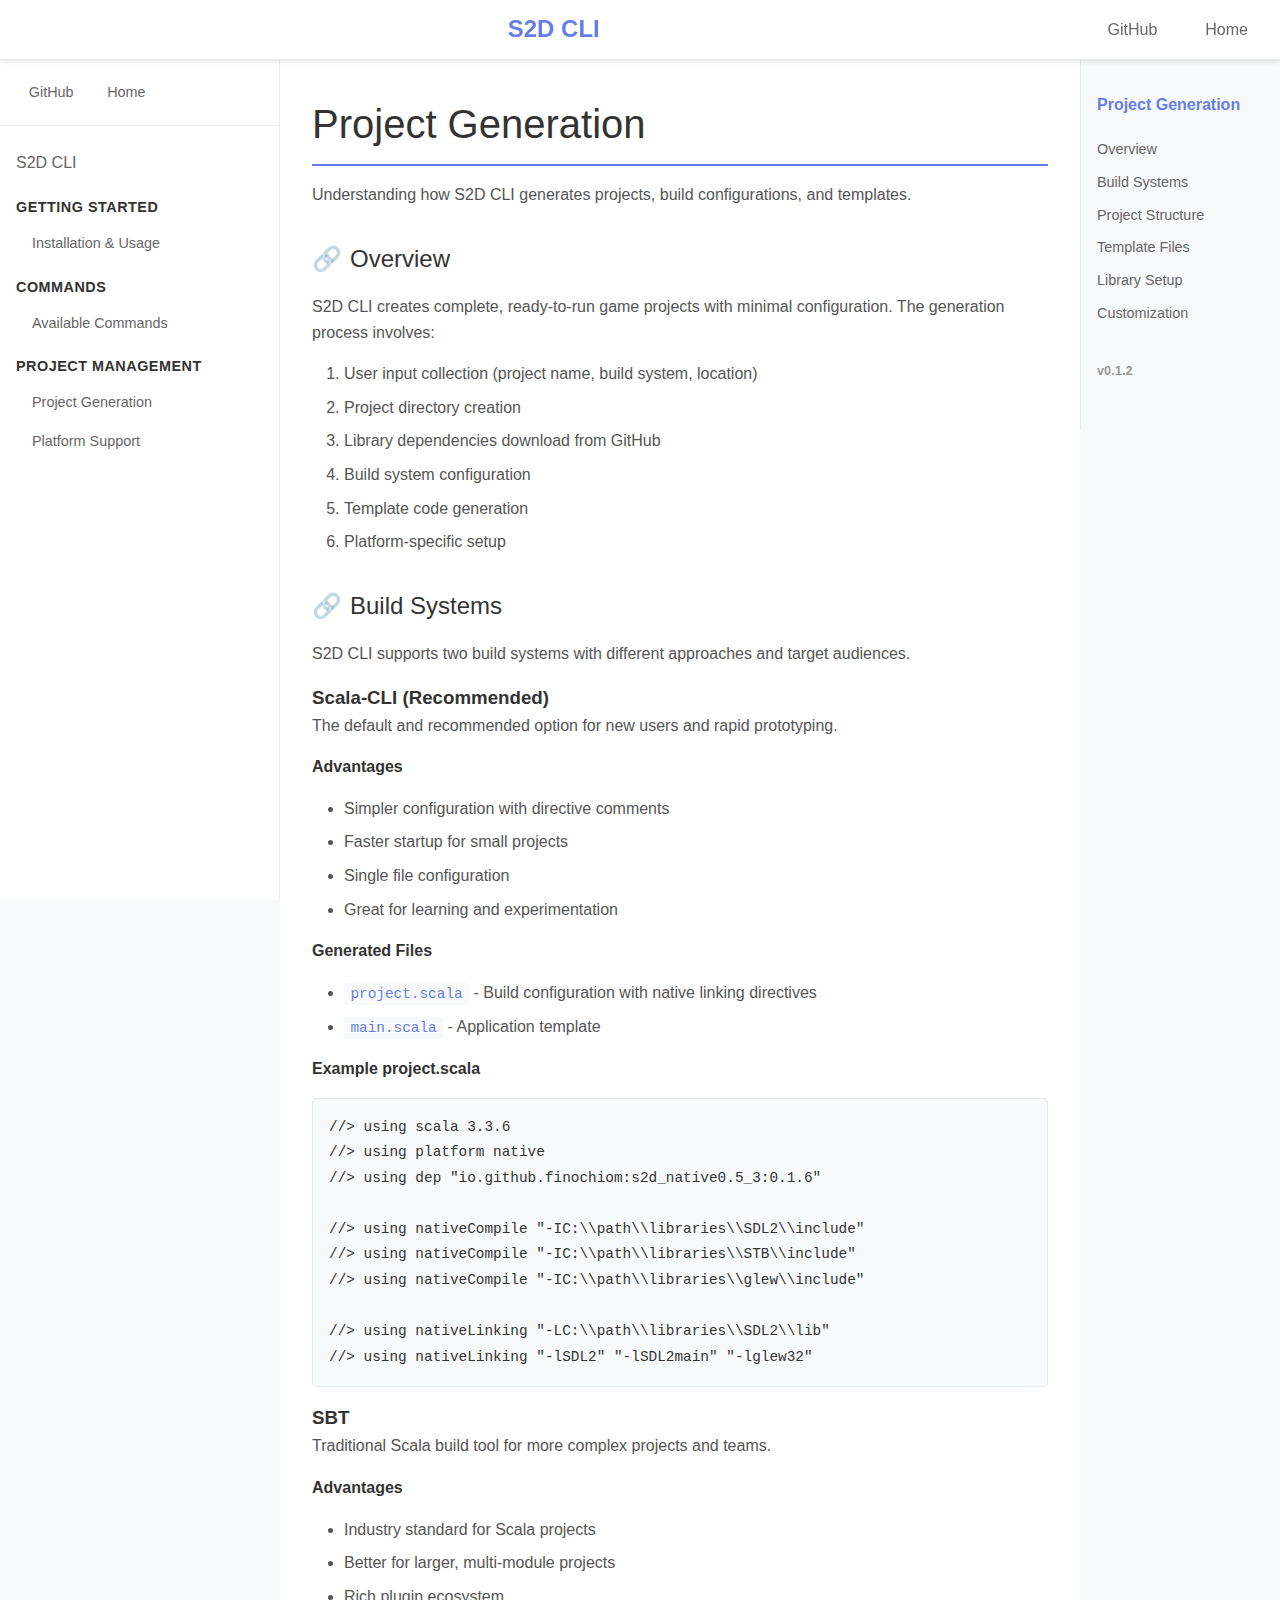
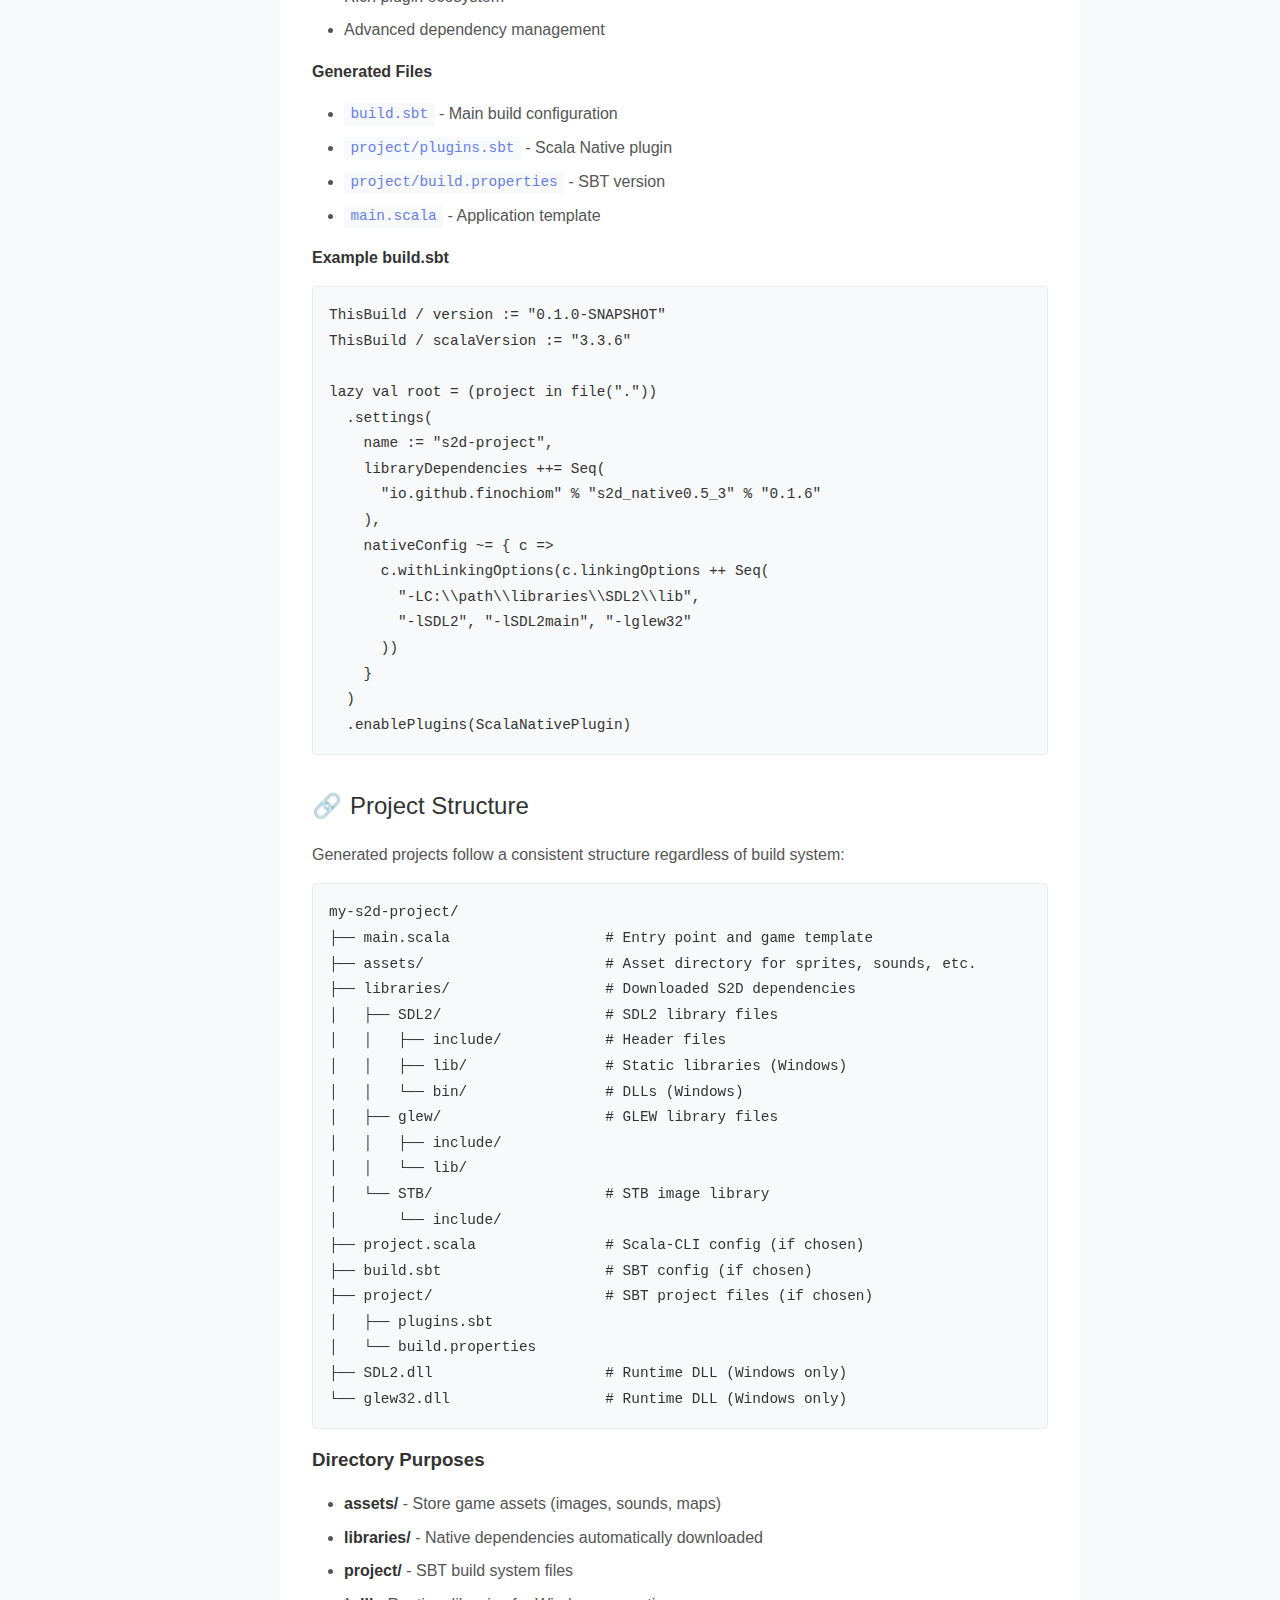
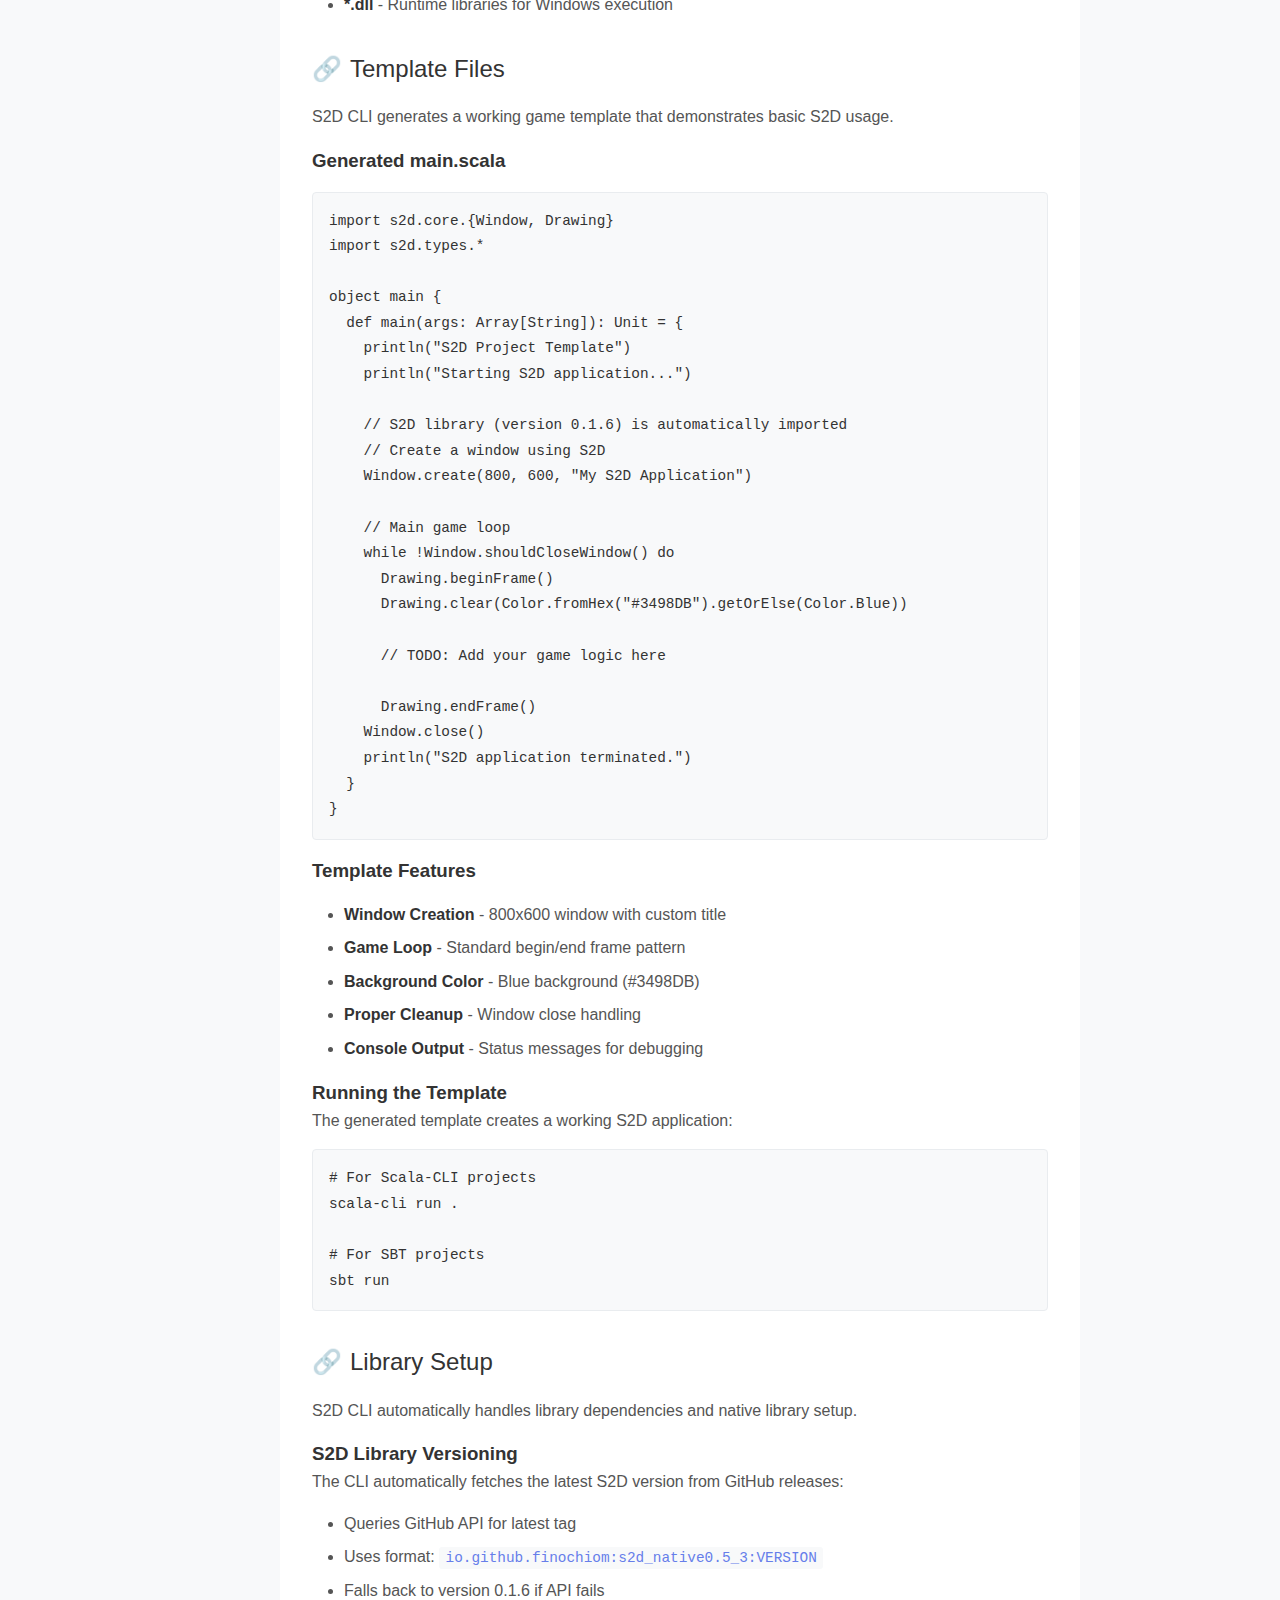
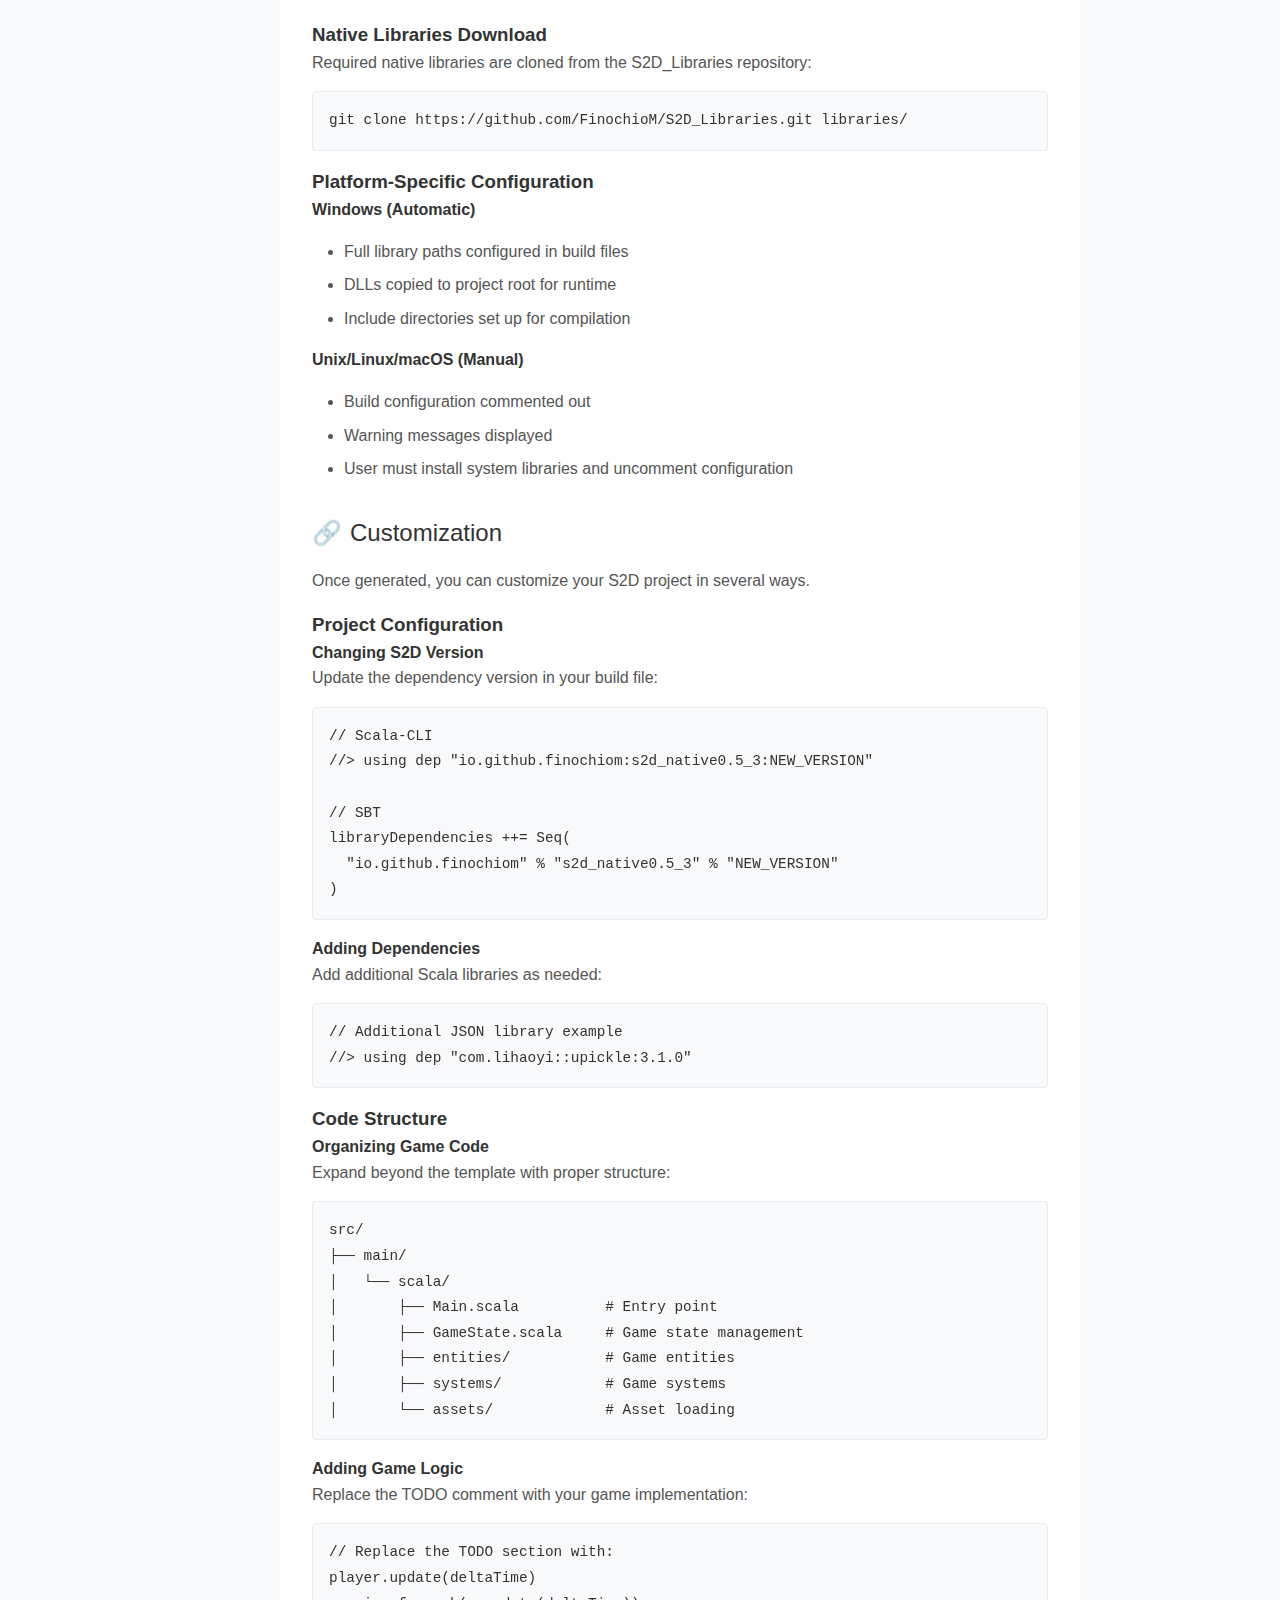
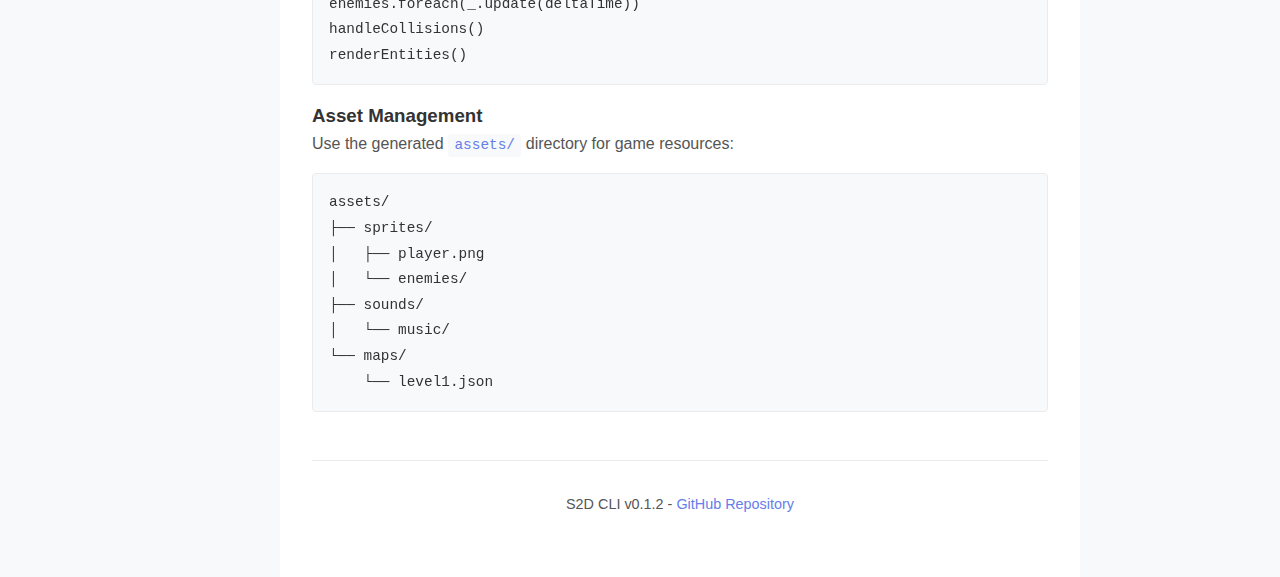
<file: docs/s2d-cli/project_generation.html>
<!DOCTYPE html>
<html lang="en">
<head>
    <meta charset="UTF-8">
    <meta name="viewport" content="width=device-width, initial-scale=1.0">
    <title>Project Generation - S2D CLI Documentation</title>
    <meta name="description" content="Detailed guide to S2D project generation and structure">
    <link rel="stylesheet" href="css/docs.css">
</head>
<body>
    <header id="top-bar">
        <div class="row">
            <a id="nav-icon">
                <span class="nav-menu">☰</span>
            </a>
        </div>
        
        <a class="logo-link" href="index.html">
            <h1>S2D CLI</h1>
        </a>

        <div class="row links">
            <a class="button-link" href="https://github.com/FinochioM/S2D_CLI">GitHub</a>
            <a class="button-link" href="../../index.html">Home</a>
        </div>
    </header>

    <nav id="sidebar">
        <div class="row">
            <a class="button-link" href="https://github.com/FinochioM/S2D_CLI">GitHub</a>
            <a class="button-link" href="../../index.html">Home</a>
        </div>

        <ul class="nav-list">
            <li class="level1 nav-node"><a href="index.html">S2D CLI</a></li>
            <li class="level2 nav-header">Getting Started</li>
            <li class="level3 nav-leaf"><a href="getting_started.html">Installation & Usage</a></li>
            <li class="level2 nav-header">Commands</li>
            <li class="level3 nav-leaf"><a href="commands.html">Available Commands</a></li>
            <li class="level2 nav-header">Project Management</li>
            <li class="level3 active nav-leaf"><a href="project_generation.html">Project Generation</a></li>
            <li class="level3 nav-leaf"><a href="platform_support.html">Platform Support</a></li>
        </ul>
    </nav>

    <div id="container">
        <nav id="page-nav">
            <p class="header"><a href="project_generation.html">Project Generation</a></p>
            <ul class="nav-list">
                <li class="level1 nav-leaf"><a href="#overview">Overview</a></li>
                <li class="level1 nav-leaf"><a href="#build-systems">Build Systems</a></li>
                <li class="level1 nav-leaf"><a href="#project-structure">Project Structure</a></li>
                <li class="level1 nav-leaf"><a href="#template-files">Template Files</a></li>
                <li class="level1 nav-leaf"><a href="#library-setup">Library Setup</a></li>
                <li class="level1 nav-leaf"><a href="#customization">Customization</a></li>
            </ul>
            <p class="footer">v0.1.2</p>
        </nav>

        <main class="content">
            <h1 id="project-generation" class="title">Project Generation</h1>
            <p>Understanding how S2D CLI generates projects, build configurations, and templates.</p>

            <h2 id="overview" class="section">
                <a class="anchor-link left" href="#overview">🔗</a>
                Overview
            </h2>
            <p>S2D CLI creates complete, ready-to-run game projects with minimal configuration. The generation process involves:</p>
            <ol>
                <li>User input collection (project name, build system, location)</li>
                <li>Project directory creation</li>
                <li>Library dependencies download from GitHub</li>
                <li>Build system configuration</li>
                <li>Template code generation</li>
                <li>Platform-specific setup</li>
            </ol>

            <h2 id="build-systems" class="section">
                <a class="anchor-link left" href="#build-systems">🔗</a>
                Build Systems
            </h2>
            <p>S2D CLI supports two build systems with different approaches and target audiences.</p>

            <h3>Scala-CLI (Recommended)</h3>
            <p>The default and recommended option for new users and rapid prototyping.</p>

            <h4>Advantages</h4>
            <ul>
                <li>Simpler configuration with directive comments</li>
                <li>Faster startup for small projects</li>
                <li>Single file configuration</li>
                <li>Great for learning and experimentation</li>
            </ul>

            <h4>Generated Files</h4>
            <ul>
                <li><code>project.scala</code> - Build configuration with native linking directives</li>
                <li><code>main.scala</code> - Application template</li>
            </ul>

            <h4>Example project.scala</h4>
            <pre><code>//> using scala 3.3.6
//> using platform native
//> using dep "io.github.finochiom:s2d_native0.5_3:0.1.6"

//> using nativeCompile "-IC:\\path\\libraries\\SDL2\\include"
//> using nativeCompile "-IC:\\path\\libraries\\STB\\include"
//> using nativeCompile "-IC:\\path\\libraries\\glew\\include"

//> using nativeLinking "-LC:\\path\\libraries\\SDL2\\lib"
//> using nativeLinking "-lSDL2" "-lSDL2main" "-lglew32"</code></pre>

            <h3>SBT</h3>
            <p>Traditional Scala build tool for more complex projects and teams.</p>

            <h4>Advantages</h4>
            <ul>
                <li>Industry standard for Scala projects</li>
                <li>Better for larger, multi-module projects</li>
                <li>Rich plugin ecosystem</li>
                <li>Advanced dependency management</li>
            </ul>

            <h4>Generated Files</h4>
            <ul>
                <li><code>build.sbt</code> - Main build configuration</li>
                <li><code>project/plugins.sbt</code> - Scala Native plugin</li>
                <li><code>project/build.properties</code> - SBT version</li>
                <li><code>main.scala</code> - Application template</li>
            </ul>

            <h4>Example build.sbt</h4>
            <pre><code>ThisBuild / version := "0.1.0-SNAPSHOT"
ThisBuild / scalaVersion := "3.3.6"

lazy val root = (project in file("."))
  .settings(
    name := "s2d-project",
    libraryDependencies ++= Seq(
      "io.github.finochiom" % "s2d_native0.5_3" % "0.1.6"
    ),
    nativeConfig ~= { c =>
      c.withLinkingOptions(c.linkingOptions ++ Seq(
        "-LC:\\path\\libraries\\SDL2\\lib",
        "-lSDL2", "-lSDL2main", "-lglew32"
      ))
    }
  )
  .enablePlugins(ScalaNativePlugin)</code></pre>

            <h2 id="project-structure" class="section">
                <a class="anchor-link left" href="#project-structure">🔗</a>
                Project Structure
            </h2>
            <p>Generated projects follow a consistent structure regardless of build system:</p>

            <pre><code>my-s2d-project/
├── main.scala                  # Entry point and game template
├── assets/                     # Asset directory for sprites, sounds, etc.
├── libraries/                  # Downloaded S2D dependencies
│   ├── SDL2/                   # SDL2 library files
│   │   ├── include/            # Header files
│   │   ├── lib/                # Static libraries (Windows)
│   │   └── bin/                # DLLs (Windows)
│   ├── glew/                   # GLEW library files
│   │   ├── include/
│   │   └── lib/
│   └── STB/                    # STB image library
│       └── include/
├── project.scala               # Scala-CLI config (if chosen)
├── build.sbt                   # SBT config (if chosen)
├── project/                    # SBT project files (if chosen)
│   ├── plugins.sbt
│   └── build.properties
├── SDL2.dll                    # Runtime DLL (Windows only)
└── glew32.dll                  # Runtime DLL (Windows only)</code></pre>

            <h3>Directory Purposes</h3>
            <ul>
                <li><strong>assets/</strong> - Store game assets (images, sounds, maps)</li>
                <li><strong>libraries/</strong> - Native dependencies automatically downloaded</li>
                <li><strong>project/</strong> - SBT build system files</li>
                <li><strong>*.dll</strong> - Runtime libraries for Windows execution</li>
            </ul>

            <h2 id="template-files" class="section">
                <a class="anchor-link left" href="#template-files">🔗</a>
                Template Files
            </h2>
            <p>S2D CLI generates a working game template that demonstrates basic S2D usage.</p>

            <h3>Generated main.scala</h3>
            <pre><code>import s2d.core.{Window, Drawing}
import s2d.types.*

object main {
  def main(args: Array[String]): Unit = {
    println("S2D Project Template")
    println("Starting S2D application...")
    
    // S2D library (version 0.1.6) is automatically imported
    // Create a window using S2D
    Window.create(800, 600, "My S2D Application")
    
    // Main game loop
    while !Window.shouldCloseWindow() do
      Drawing.beginFrame()
      Drawing.clear(Color.fromHex("#3498DB").getOrElse(Color.Blue))

      // TODO: Add your game logic here

      Drawing.endFrame()
    Window.close()
    println("S2D application terminated.")
  }
}</code></pre>

            <h3>Template Features</h3>
            <ul>
                <li><strong>Window Creation</strong> - 800x600 window with custom title</li>
                <li><strong>Game Loop</strong> - Standard begin/end frame pattern</li>
                <li><strong>Background Color</strong> - Blue background (#3498DB)</li>
                <li><strong>Proper Cleanup</strong> - Window close handling</li>
                <li><strong>Console Output</strong> - Status messages for debugging</li>
            </ul>

            <h3>Running the Template</h3>
            <p>The generated template creates a working S2D application:</p>
            <pre><code># For Scala-CLI projects
scala-cli run .

# For SBT projects
sbt run</code></pre>

            <h2 id="library-setup" class="section">
                <a class="anchor-link left" href="#library-setup">🔗</a>
                Library Setup
            </h2>
            <p>S2D CLI automatically handles library dependencies and native library setup.</p>

            <h3>S2D Library Versioning</h3>
            <p>The CLI automatically fetches the latest S2D version from GitHub releases:</p>
            <ul>
                <li>Queries GitHub API for latest tag</li>
                <li>Uses format: <code>io.github.finochiom:s2d_native0.5_3:VERSION</code></li>
                <li>Falls back to version 0.1.6 if API fails</li>
            </ul>

            <h3>Native Libraries Download</h3>
            <p>Required native libraries are cloned from the S2D_Libraries repository:</p>
            <pre><code>git clone https://github.com/FinochioM/S2D_Libraries.git libraries/</code></pre>

            <h3>Platform-Specific Configuration</h3>
            <h4>Windows (Automatic)</h4>
            <ul>
                <li>Full library paths configured in build files</li>
                <li>DLLs copied to project root for runtime</li>
                <li>Include directories set up for compilation</li>
            </ul>

            <h4>Unix/Linux/macOS (Manual)</h4>
            <ul>
                <li>Build configuration commented out</li>
                <li>Warning messages displayed</li>
                <li>User must install system libraries and uncomment configuration</li>
            </ul>

            <h2 id="customization" class="section">
                <a class="anchor-link left" href="#customization">🔗</a>
                Customization
            </h2>
            <p>Once generated, you can customize your S2D project in several ways.</p>

            <h3>Project Configuration</h3>
            <h4>Changing S2D Version</h4>
            <p>Update the dependency version in your build file:</p>
            <pre><code>// Scala-CLI
//> using dep "io.github.finochiom:s2d_native0.5_3:NEW_VERSION"

// SBT
libraryDependencies ++= Seq(
  "io.github.finochiom" % "s2d_native0.5_3" % "NEW_VERSION"
)</code></pre>

            <h4>Adding Dependencies</h4>
            <p>Add additional Scala libraries as needed:</p>
            <pre><code>// Additional JSON library example
//> using dep "com.lihaoyi::upickle:3.1.0"</code></pre>

            <h3>Code Structure</h3>
            <h4>Organizing Game Code</h4>
            <p>Expand beyond the template with proper structure:</p>
            <pre><code>src/
├── main/
│   └── scala/
│       ├── Main.scala          # Entry point
│       ├── GameState.scala     # Game state management
│       ├── entities/           # Game entities
│       ├── systems/            # Game systems
│       └── assets/             # Asset loading</code></pre>

            <h4>Adding Game Logic</h4>
            <p>Replace the TODO comment with your game implementation:</p>
            <pre><code>// Replace the TODO section with:
player.update(deltaTime)
enemies.foreach(_.update(deltaTime))
handleCollisions()
renderEntities()</code></pre>

            <h3>Asset Management</h3>
            <p>Use the generated <code>assets/</code> directory for game resources:</p>
            <pre><code>assets/
├── sprites/
│   ├── player.png
│   └── enemies/
├── sounds/
│   └── music/
└── maps/
    └── level1.json</code></pre>

            <hr class="footer-rule">
            <footer>
                <p>S2D CLI v0.1.2 - <a href="https://github.com/FinochioM/S2D_CLI">GitHub Repository</a></p>
            </footer>
        </main>
    </div>

    <script src="js/docs.js"></script>
</body>
</html>
</file>
<file: styles.css>
* {
    margin: 0;
    padding: 0;
    box-sizing: border-box;
}

:root {
    /* Light mode colors */
    --bg-gradient: linear-gradient(135deg, #667eea 0%, #764ba2 100%);
    --content-bg: white;
    --text-primary: #333;
    --text-secondary: #6c757d;
    --card-bg: #f8f9fa;
    --card-border: #e9ecef;
    --card-hover-shadow: rgba(0,0,0,0.15);
    --btn-primary-bg: #667eea;
    --btn-primary-hover: #5a67d8;
    --btn-secondary-bg: #e9ecef;
    --btn-secondary-hover: #dee2e6;
    --btn-secondary-text: #495057;
    --header-text: white;
    --header-text-opacity: rgba(255,255,255,0.8);
    --version-badge-bg: #28a745;
}

[data-theme="dark"] {
    /* Dark mode colors */
    --bg-gradient: linear-gradient(135deg, #2d3748 0%, #4a5568 100%);
    --content-bg: #1a202c;
    --text-primary: #e2e8f0;
    --text-secondary: #a0aec0;
    --card-bg: #2d3748;
    --card-border: #4a5568;
    --card-hover-shadow: rgba(0,0,0,0.3);
    --btn-primary-bg: #667eea;
    --btn-primary-hover: #5a67d8;
    --btn-secondary-bg: #4a5568;
    --btn-secondary-hover: #718096;
    --btn-secondary-text: #e2e8f0;
    --header-text: #e2e8f0;
    --header-text-opacity: rgba(226,232,240,0.8);
    --version-badge-bg: #38a169;
}

body {
    font-family: -apple-system, BlinkMacSystemFont, 'Segoe UI', Roboto, Oxygen, Ubuntu, Cantarell, sans-serif;
    background: var(--bg-gradient);
    color: var(--header-text);
    min-height: 100vh;
    transition: all 0.3s ease;
}

#header {
    display: flex;
    justify-content: space-between;
    align-items: center;
    padding: 2rem;
    min-height: 100vh;
    transition: min-height 0.3s ease-out;
    position: relative;
}

#header-left {
    display: flex;
    flex-direction: column;
    align-items: flex-start;
}

#header-left h1 {
    font-size: 5rem;
    font-weight: 300;
    margin-bottom: 1rem;
    line-height: 1.1;
}

#header-left h2 {
    font-size: 2rem;
    font-weight: 300;
    opacity: 0.9;
    margin-bottom: 2rem;
    max-width: 600px;
    line-height: 1.4;
}

.links {
    display: flex;
    gap: 1.5rem;
}

/* Theme Toggle Styles */
.theme-toggle {
    position: absolute;
    top: 2rem;
    left: 2rem;
    z-index: 10;
}

.theme-toggle input[type="checkbox"] {
    display: none;
}

.theme-toggle label {
    display: flex;
    align-items: center;
    background: rgba(255, 255, 255, 0.2);
    backdrop-filter: blur(10px);
    border-radius: 25px;
    padding: 8px;
    cursor: pointer;
    transition: all 0.3s ease;
    position: relative;
    width: 60px;
    height: 32px;
}

[data-theme="dark"] .theme-toggle label {
    background: rgba(0, 0, 0, 0.3);
}

.theme-toggle label::before {
    content: '';
    position: absolute;
    width: 24px;
    height: 24px;
    background: white;
    border-radius: 50%;
    top: 4px;
    left: 4px;
    transition: transform 0.3s ease;
    box-shadow: 0 2px 4px rgba(0,0,0,0.2);
}

.theme-toggle input:checked + label::before {
    transform: translateX(28px);
    background: #2d3748;
}

.sun-icon, .moon-icon {
    position: absolute;
    font-size: 14px;
    transition: opacity 0.3s ease;
}

.sun-icon {
    left: 8px;
    opacity: 1;
}

.moon-icon {
    right: 8px;
    opacity: 0;
}

.theme-toggle input:checked + label .sun-icon {
    opacity: 0;
}

.theme-toggle input:checked + label .moon-icon {
    opacity: 1;
}

.icon-link {
    color: white;
    opacity: 0.8;
    transition: all 0.3s;
    transform: scale(1);
}

.icon-link:hover {
    opacity: 1;
    transform: scale(1.1);
}

.icon-link svg {
    width: 32px;
    height: 32px;
}

#header-right {
    text-align: right;
    display: flex;
    flex-direction: column;
    justify-content: center;
    align-items: flex-end;
}

#header-right {
    gap: 0;
}

.info-section {
    display: flex;
    flex-direction: column;
    align-items: flex-end;
}

.info-section p {
    margin-bottom: 0.5rem;
    opacity: 0.8;
    color: var(--header-text);
    font-size: 1.2rem;
}

.info-section .large {
    font-size: 3rem;
    font-weight: bold;
    opacity: 1;
    line-height: 1;
}

#content {
    background: white;
    color: #333;
    min-height: 100vh;
    padding: 3rem 2rem;
}

.library-grid {
    display: grid;
    grid-template-columns: repeat(auto-fit, minmax(300px, 1fr));
    gap: 2rem;
    max-width: 1200px;
    margin: 0 auto;
}

.library-card {
    background: var(--card-bg);
    border-radius: 8px;
    padding: 2rem;
    border: 1px solid var(--card-border);
    transition: transform 0.2s, box-shadow 0.2s, background-color 0.3s, border-color 0.3s;
}

.library-card:hover {
    transform: translateY(-2px);
    box-shadow: 0 4px 12px var(--card-hover-shadow);
}

.library-card h3 {
    display: flex;
    align-items: center;
    color: var(--text-primary);
    margin-bottom: 1rem;
    font-size: 1.5rem;
}

.library-card p {
    color: var(--text-secondary);
    margin-bottom: 1.5rem;
    line-height: 1.6;
}

.library-links {
    display: flex;
    gap: 1rem;
}

.btn {
    padding: 0.5rem 1rem;
    text-decoration: none;
    border-radius: 4px;
    font-weight: 500;
    transition: background-color 0.2s;
}

.btn:first-child {
    background: var(--btn-primary-bg);
    color: white;
}

.btn:first-child:hover {
    background: var(--btn-primary-hover);
}

.btn:last-child {
    background: var(--btn-secondary-bg);
    color: var(--btn-secondary-text);
}

.btn:last-child:hover {
    background: var(--btn-secondary-hover);
}

@media (max-width: 768px) {
    #header {
        flex-direction: column;
        text-align: center;
        justify-content: center;
    }
    
    #header-left h1 {
        font-size: 3.5rem;
    }
    
    #header-left h2 {
        font-size: 1.5rem;
    }
    
    #header-right {
        text-align: center;
        margin-top: 2rem;
    }
}

.version-badge {
    background: var(--version-badge-bg);
    color: white;
    font-size: 0.8rem;
    padding: 0.2rem 0.5rem;
    border-radius: 12px;
    margin-left: 0.5rem;
    font-weight: normal;
}
</file>
<file: docs/s2d-cli/css/docs.css>
/* Reset and base styles */
* {
    margin: 0;
    padding: 0;
    box-sizing: border-box;
}

body {
    font-family: -apple-system, BlinkMacSystemFont, 'Segoe UI', Roboto, 'Helvetica Neue', Arial, sans-serif;
    line-height: 1.6;
    color: #333;
    background-color: #f8f9fa;
}

/* Header */
#top-bar {
    background-color: #fff;
    border-bottom: 1px solid #e9ecef;
    padding: 0 1rem;
    height: 60px;
    display: flex;
    align-items: center;
    justify-content: space-between;
    position: fixed;
    top: 0;
    left: 0;
    right: 0;
    z-index: 1000;
    box-shadow: 0 2px 4px rgba(0,0,0,0.1);
}

#top-bar .row {
    display: flex;
    align-items: center;
    gap: 1rem;
}

#nav-icon {
    display: none;
    cursor: pointer;
    font-size: 1.5rem;
    color: #666;
}

.logo-link {
    text-decoration: none;
    color: #333;
}

.logo-link h1 {
    font-size: 1.5rem;
    font-weight: 600;
    color: #667eea;
}

.button-link {
    text-decoration: none;
    color: #666;
    padding: 0.5rem 1rem;
    border-radius: 4px;
    transition: background-color 0.2s;
    font-weight: 500;
}

.button-link:hover {
    background-color: #f1f3f4;
    color: #333;
}

/* Sidebar */
#sidebar {
    position: fixed;
    top: 60px;
    left: 0;
    width: 280px;
    height: calc(100vh - 60px);
    background-color: #fff;
    border-right: 1px solid #e9ecef;
    overflow-y: auto;
    padding: 1rem 0;
    z-index: 999;
}

#sidebar .row {
    display: flex;
    gap: 0.5rem;
    padding: 0 1rem;
    margin-bottom: 1rem;
    border-bottom: 1px solid #e9ecef;
    padding-bottom: 1rem;
}

#sidebar .button-link {
    font-size: 0.9rem;
    padding: 0.3rem 0.8rem;
}

.nav-list {
    list-style: none;
    padding: 0;
}

.nav-list li {
    margin: 0;
}

.nav-list a {
    display: block;
    text-decoration: none;
    color: #666;
    padding: 0.5rem 1rem;
    transition: all 0.2s;
}

.nav-list a:hover {
    background-color: #f8f9fa;
    color: #333;
}

.level1.active > a {
    background-color: #667eea;
    color: white;
    font-weight: 600;
}

.level2.nav-header {
    font-weight: 600;
    color: #333;
    padding: 0.8rem 1rem 0.3rem;
    font-size: 0.9rem;
    text-transform: uppercase;
    letter-spacing: 0.5px;
}

.level3 a {
    padding-left: 2rem;
    font-size: 0.9rem;
}

.level3 a:hover {
    background-color: #f1f3f4;
    border-left: 3px solid #667eea;
}

/* Main container */
#container {
    margin-left: 280px;
    margin-top: 60px;
    display: flex;
    min-height: calc(100vh - 60px);
}

/* Page navigation */
#page-nav {
    width: 200px;
    padding: 2rem 1rem;
    background-color: #f8f9fa;
    border-left: 1px solid #e9ecef;
    position: sticky;
    top: 60px;
    height: fit-content;
    max-height: calc(100vh - 60px);
    overflow-y: auto;
    order: 2;
}

#page-nav .header {
    font-weight: 600;
    margin-bottom: 1rem;
    color: #333;
}

#page-nav .header a {
    text-decoration: none;
    color: #667eea;
}

#page-nav .nav-list {
    list-style: none;
    padding: 0;
}

#page-nav .nav-list a {
    display: block;
    text-decoration: none;
    color: #666;
    padding: 0.3rem 0;
    font-size: 0.9rem;
    transition: color 0.2s;
}

#page-nav .nav-list a:hover {
    color: #667eea;
}

#page-nav .footer {
    margin-top: 2rem;
    font-size: 0.8rem;
    color: #999;
    font-weight: 600;
}

/* Main content */
.content {
    flex: 1;
    padding: 2rem;
    background-color: #fff;
    order: 1;
    max-width: 1000px;
}

.title {
    font-size: 2.5rem;
    font-weight: 300;
    color: #333;
    margin-bottom: 1rem;
    border-bottom: 2px solid #667eea;
    padding-bottom: 0.5rem;
}

.section {
    font-size: 1.5rem;
    font-weight: 500;
    color: #333;
    margin: 2rem 0 1rem;
    display: flex;
    align-items: center;
    gap: 0.5rem;
}

.anchor-link {
    text-decoration: none;
    opacity: 0.5;
    transition: opacity 0.2s;
}

.section:hover .anchor-link {
    opacity: 1;
}

p {
    margin-bottom: 1rem;
    color: #555;
}

ul, ol {
    margin: 1rem 0;
    padding-left: 2rem;
}

li {
    margin-bottom: 0.5rem;
    color: #555;
}

pre {
    background-color: #f8f9fa;
    border: 1px solid #e9ecef;
    border-radius: 4px;
    padding: 1rem;
    margin: 1rem 0;
    overflow-x: auto;
    font-family: 'Monaco', 'Menlo', 'Ubuntu Mono', monospace;
}

code {
    background-color: #f8f9fa;
    padding: 0.2rem 0.4rem;
    border-radius: 3px;
    font-family: 'Monaco', 'Menlo', 'Ubuntu Mono', monospace;
    font-size: 0.9rem;
    color: #667eea;
}

pre code {
    background: none;
    padding: 0;
    color: #333;
}

a {
    color: #667eea;
    text-decoration: none;
}

a:hover {
    text-decoration: underline;
}

strong {
    font-weight: 600;
    color: #333;
}

.footer-rule {
    border: none;
    border-top: 1px solid #e9ecef;
    margin: 3rem 0 1rem;
}

footer {
    text-align: center;
    color: #666;
    font-size: 0.9rem;
    padding: 1rem 0;
}

footer a {
    color: #667eea;
}

/* Responsive design */
@media (max-width: 1024px) {
    #container {
        margin-left: 0;
        flex-direction: column;
    }
    
    #sidebar {
        transform: translateX(-100%);
        transition: transform 0.3s;
    }
    
    #sidebar.open {
        transform: translateX(0);
    }
    
    #nav-icon {
        display: block;
    }
    
    #page-nav {
        width: 100%;
        order: 2;
        border-left: none;
        border-top: 1px solid #e9ecef;
    }
    
    .content {
        order: 1;
        max-width: none;
    }
}

@media (max-width: 768px) {
    #top-bar {
        padding: 0 0.5rem;
    }
    
    .logo-link h1 {
        font-size: 1.2rem;
    }
    
    #top-bar .links {
        gap: 0.5rem;
    }
    
    .button-link {
        padding: 0.3rem 0.6rem;
        font-size: 0.9rem;
    }
    
    .content {
        padding: 1rem;
    }
    
    .title {
        font-size: 2rem;
    }
    
    #page-nav {
        padding: 1rem;
    }
}
</file>
